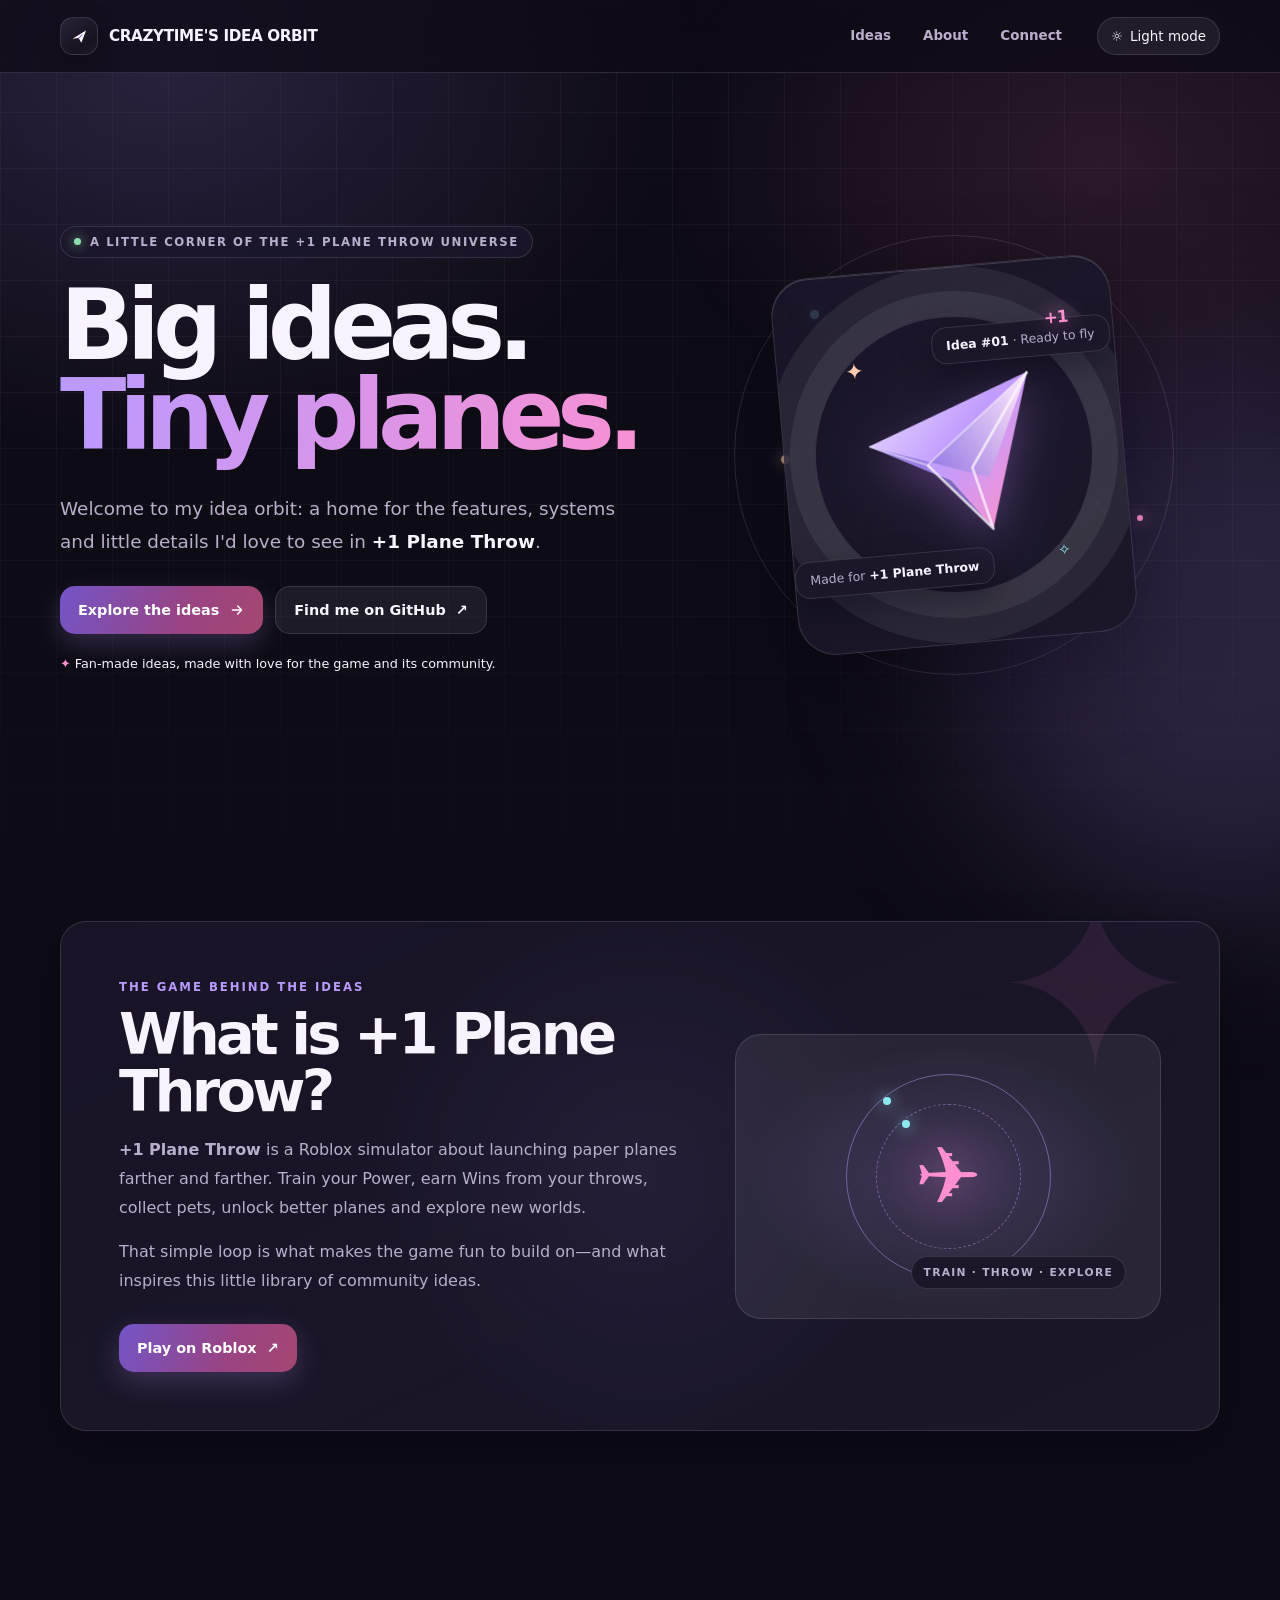
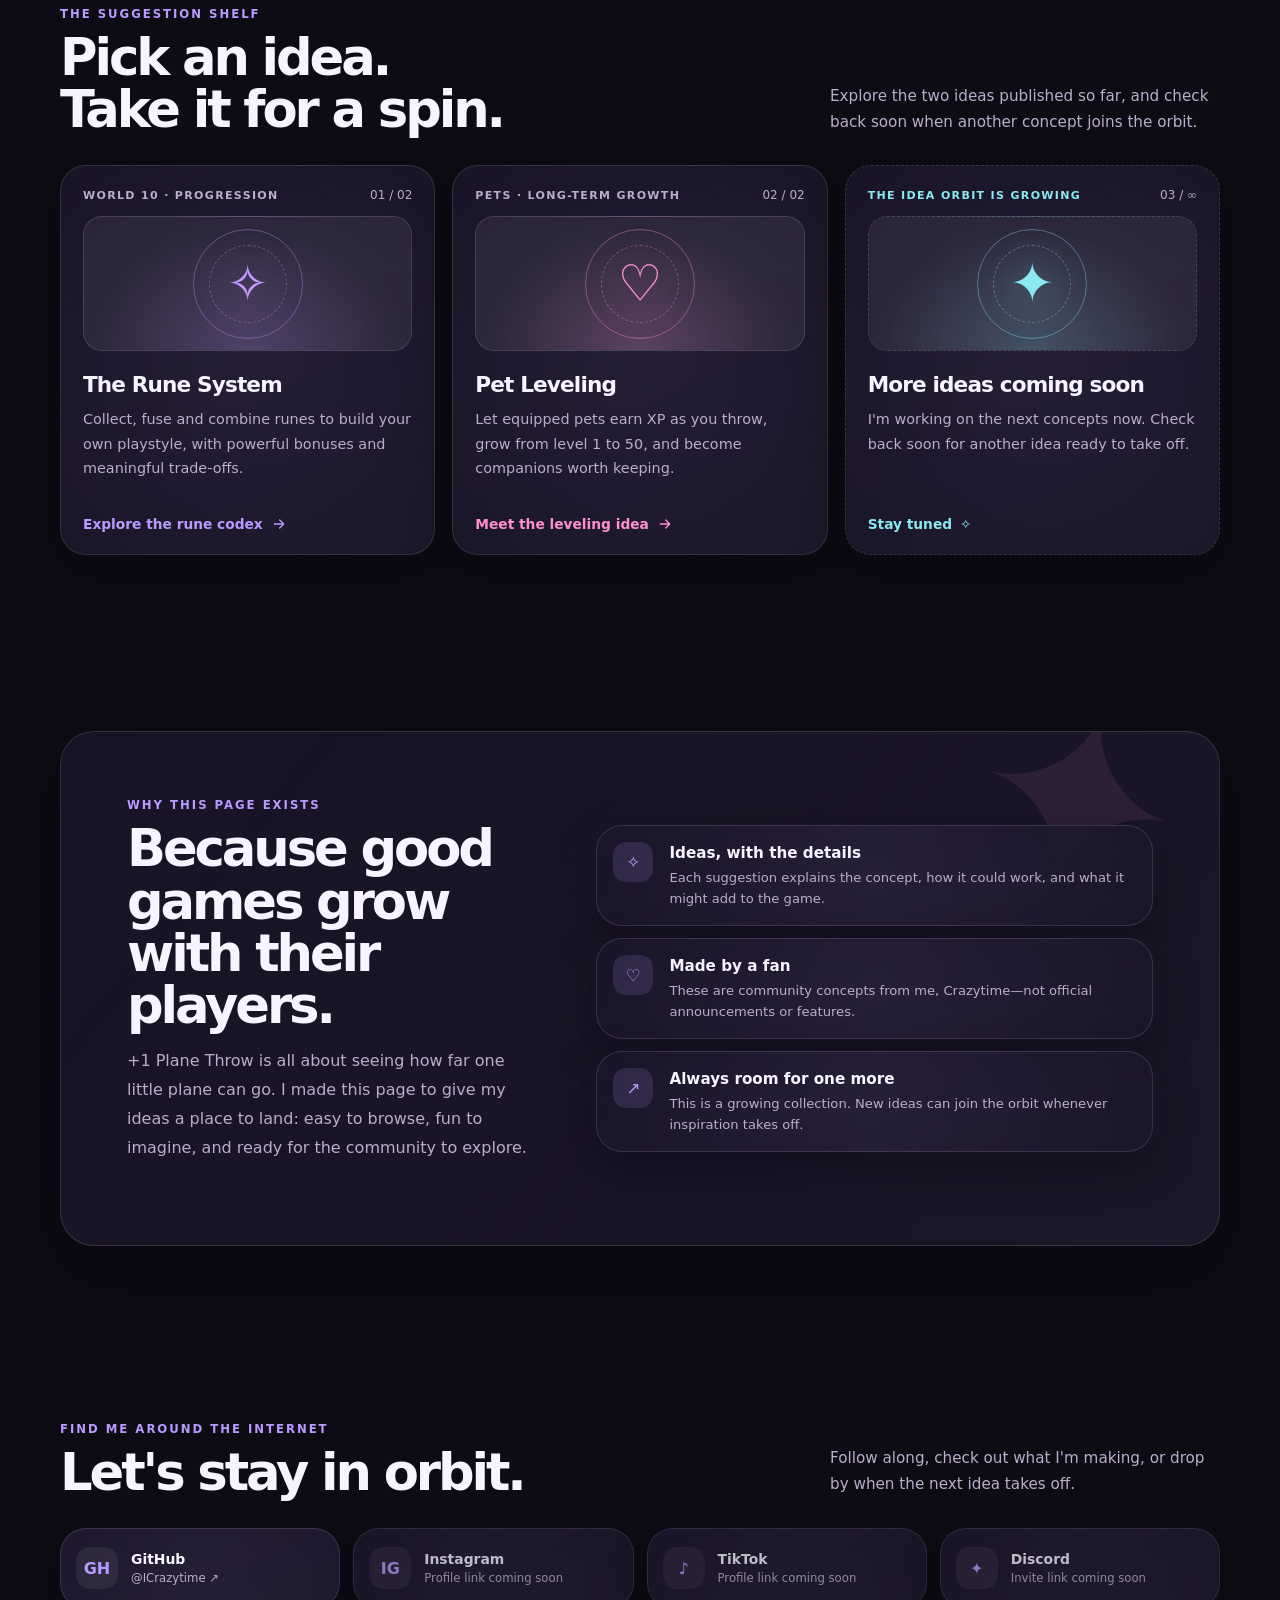
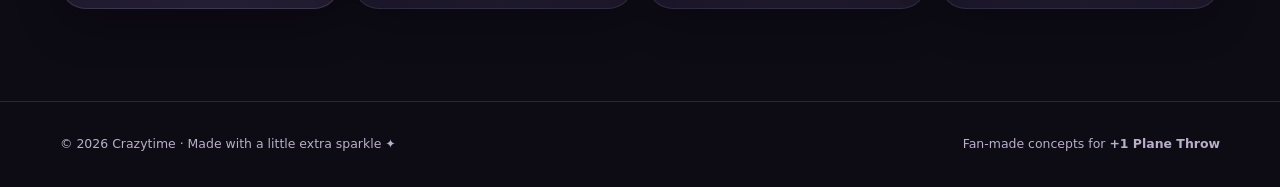
<file: index.html>
<!doctype html>
<html lang="en" data-theme="dark" data-page="home">
<head>
  <meta charset="utf-8">
  <meta name="viewport" content="width=device-width, initial-scale=1">
  <meta name="theme-color" content="#100d1b">
  <meta name="description" content="Explore community suggestions, concepts and ideas for +1 Plane Throw on Roblox.">
  <title>Crazytime's Idea Orbit — +1 Plane Throw</title>


<script src="site.js"></script>
<link rel="stylesheet" href="site.css"/>
</head>
<body>
  <div class="progress" id="scroll-progress" aria-hidden="true"></div>
  <site-header></site-header>

  <main id="top">
    <section class="hero" aria-labelledby="hero-title">
      <div class="hero-copy reveal">
        <div class="eyebrow"><span class="live-dot"></span> A little corner of the +1 Plane Throw universe</div>
        <h1 id="hero-title">Big ideas.<span class="gradient-text">Tiny planes.</span></h1>
        <p class="hero-lead">Welcome to my idea orbit: a home for the features, systems and little details I'd love to see in <strong>+1 Plane Throw</strong>.</p>
        <div class="hero-actions">
          <a class="button primary" href="#ideas">Explore the ideas <svg viewBox="0 0 24 24" fill="none" aria-hidden="true"><path d="M5 12h14m-6-6 6 6-6 6" stroke="currentColor" stroke-width="2" stroke-linecap="round" stroke-linejoin="round"/></svg></a>
          <a class="button" href="https://github.com/ICrazytime" target="_blank" rel="noopener noreferrer">Find me on GitHub <span aria-hidden="true">↗</span></a>
        </div>
        <p class="hero-note"><span>✦</span> Fan-made ideas, made with love for the game and its community.</p>
      </div>
      <div class="hero-art reveal delay-2" aria-label="A paper plane floating through a glowing orbit" role="img">
        <div class="orbit"></div><div class="orbit inner"></div><div class="art-glow"></div>
        <div class="plane-card">
          <span class="spark one" aria-hidden="true">✦</span><span class="spark two" aria-hidden="true">✧</span>
          <span class="float-label top"><b>Idea #01</b> · Ready to fly</span>
          <span class="float-label bottom">Made for <b>+1 Plane Throw</b></span>
          <svg class="plane" viewBox="0 0 240 220" fill="none" aria-hidden="true"><defs><linearGradient id="wing" x1="34" y1="35" x2="198" y2="187" gradientUnits="userSpaceOnUse"><stop stop-color="#E9D9FF"/><stop offset=".48" stop-color="#BF9CFF"/><stop offset="1" stop-color="#FF91CC"/></linearGradient><linearGradient id="fold" x1="91" y1="116" x2="199" y2="49" gradientUnits="userSpaceOnUse"><stop stop-color="#8B72DC"/><stop offset="1" stop-color="#FFF0FA"/></linearGradient></defs><path d="M24 92 212 22l-54 176-44-59L24 92Z" fill="url(#wing)"/><path d="m24 92 134 47L212 22 89 119l69 79-44-59L24 92Z" fill="url(#fold)" opacity=".75"/><path d="m89 119 69 79-18-72 72-104" stroke="#FFF8FF" stroke-opacity=".75" stroke-width="3" stroke-linejoin="round"/><path d="m24 92 65 27 123-97" stroke="#FFF" stroke-opacity=".48" stroke-width="2"/></svg>
        </div>
      </div>
    </section>

    <section class="section" id="game" aria-labelledby="game-title">
      <div class="game-feature reveal">
        <div class="game-feature-copy">
          <div class="section-kicker">The game behind the ideas</div>
          <h2 id="game-title">What is +1 Plane Throw?</h2>
          <p><strong>+1 Plane Throw</strong> is a Roblox simulator about launching paper planes farther and farther. Train your Power, earn Wins from your throws, collect pets, unlock better planes and explore new worlds.</p>
          <p>That simple loop is what makes the game fun to build on—and what inspires this little library of community ideas.</p>
          <a class="button primary" href="https://www.roblox.com/games/89352481582001/1-Plane-Throw" target="_blank" rel="noopener noreferrer">Play on Roblox <span aria-hidden="true">↗</span></a>
        </div>
        <div class="game-visual" role="img" aria-label="A paper plane orbiting through the +1 Plane Throw universe">
          <div class="game-orbit"></div><div class="game-orbit inner"></div>
          <span class="game-icon" aria-hidden="true">✈</span>
          <span class="game-sticker">TRAIN · THROW · EXPLORE</span>
        </div>
      </div>
    </section>

    <section class="section" id="ideas" aria-labelledby="ideas-title">
      <div class="section-heading reveal">
        <div><div class="section-kicker">The suggestion shelf</div><h2 id="ideas-title">Pick an idea.<br>Take it for a spin.</h2></div>
        <p>Explore the two ideas published so far, and check back soon when another concept joins the orbit.</p>
      </div>
      <div class="idea-grid">
        <article class="idea-card runes reveal" data-tilt>
          <div class="card-top"><span class="card-type">World 10 · Progression</span><span class="card-number">01 / 02</span></div>
          <div class="card-art" aria-hidden="true"><span class="card-glyph">✧</span></div>
          <h3>The Rune System</h3>
          <p>Collect, fuse and combine runes to build your own playstyle, with powerful bonuses and meaningful trade-offs.</p>
          <a class="text-link" href="Suggetion_Runes.html">Explore the rune codex <svg viewBox="0 0 24 24" fill="none" aria-hidden="true"><path d="M5 12h14m-6-6 6 6-6 6" stroke="currentColor" stroke-width="2" stroke-linecap="round" stroke-linejoin="round"/></svg></a>
        </article>
        <article class="idea-card pets reveal delay-1" data-tilt>
          <div class="card-top"><span class="card-type">Pets · Long-term growth</span><span class="card-number">02 / 02</span></div>
          <div class="card-art" aria-hidden="true"><span class="card-glyph">♡</span></div>
          <h3>Pet Leveling</h3>
          <p>Let equipped pets earn XP as you throw, grow from level 1 to 50, and become companions worth keeping.</p>
          <a class="text-link" href="Suggestion_Pet_Leveling.html">Meet the leveling idea <svg viewBox="0 0 24 24" fill="none" aria-hidden="true"><path d="M5 12h14m-6-6 6 6-6 6" stroke="currentColor" stroke-width="2" stroke-linecap="round" stroke-linejoin="round"/></svg></a>
        </article>
        <article class="idea-card more reveal delay-2">
          <div class="card-top"><span class="card-type">The idea orbit is growing</span><span class="card-number">03 / ∞</span></div>
          <div class="card-art" aria-hidden="true"><span class="card-glyph">✦</span></div>
          <h3>More ideas coming soon</h3>
          <p>I'm working on the next concepts now. Check back soon for another idea ready to take off.</p>
          <span class="text-link">Stay tuned <span aria-hidden="true">✧</span></span>
        </article>
      </div>
    </section>

    <section class="section" id="about" aria-labelledby="about-title">
      <div class="why-section reveal">
        <div class="why-copy"><div class="section-kicker">Why this page exists</div><h2 id="about-title">Because good games grow with their players.</h2><p>+1 Plane Throw is all about seeing how far one little plane can go. I made this page to give my ideas a place to land: easy to browse, fun to imagine, and ready for the community to explore.</p></div>
        <div class="why-points">
          <div class="why-point"><span class="point-icon" aria-hidden="true">✧</span><div><h3>Ideas, with the details</h3><p>Each suggestion explains the concept, how it could work, and what it might add to the game.</p></div></div>
          <div class="why-point"><span class="point-icon" aria-hidden="true">♡</span><div><h3>Made by a fan</h3><p>These are community concepts from me, Crazytime—not official announcements or features.</p></div></div>
          <div class="why-point"><span class="point-icon" aria-hidden="true">↗</span><div><h3>Always room for one more</h3><p>This is a growing collection. New ideas can join the orbit whenever inspiration takes off.</p></div></div>
        </div>
      </div>
    </section>

    <section class="section social-section" id="connect" aria-labelledby="connect-title">
      <div class="section-heading reveal">
        <div><div class="section-kicker">Find me around the internet</div><h2 id="connect-title">Let's stay in orbit.</h2></div>
        <p>Follow along, check out what I'm making, or drop by when the next idea takes off.</p>
      </div>
      <div class="social-grid reveal delay-1">
        <a class="social-card" href="https://github.com/ICrazytime" target="_blank" rel="noopener noreferrer"><span class="social-icon" aria-hidden="true">GH</span><span><strong>GitHub</strong><small>@ICrazytime ↗</small></span></a>
        <a class="social-card pending" aria-disabled="true" data-link-key="instagram"><span class="social-icon" aria-hidden="true">IG</span><span><strong>Instagram</strong><small>Profile link coming soon</small></span></a>
        <a class="social-card pending" aria-disabled="true" data-link-key="tiktok"><span class="social-icon" aria-hidden="true">♪</span><span><strong>TikTok</strong><small>Profile link coming soon</small></span></a>
        <a class="social-card pending" aria-disabled="true" data-link-key="discord"><span class="social-icon" aria-hidden="true">✦</span><span><strong>Discord</strong><small>Invite link coming soon</small></span></a>
      </div>
    </section>
  </main>

  <site-footer></site-footer>

  <script>
const profileLinks = { instagram: "", tiktok: "", discord: "" };
const profileNames = { instagram: "Instagram", tiktok: "TikTok", discord: "Discord" };
for (const [key, url] of Object.entries(profileLinks)) {
  if (!url) continue;
  document.querySelectorAll(`[data-link-key="${key}"]`).forEach(link => {
    link.href = url; link.target = "_blank"; link.rel = "noopener noreferrer";
    link.removeAttribute("aria-disabled"); link.classList.remove("disabled", "pending"); link.title = "";
    const small = link.querySelector("small"); if (small) small.textContent = key === "discord" ? "Join the server ↗" : "Open profile ↗";
    const label = link.querySelector("strong"); if (label) label.textContent = profileNames[key];
  });
}
</script>
</body>
</html>
</file>
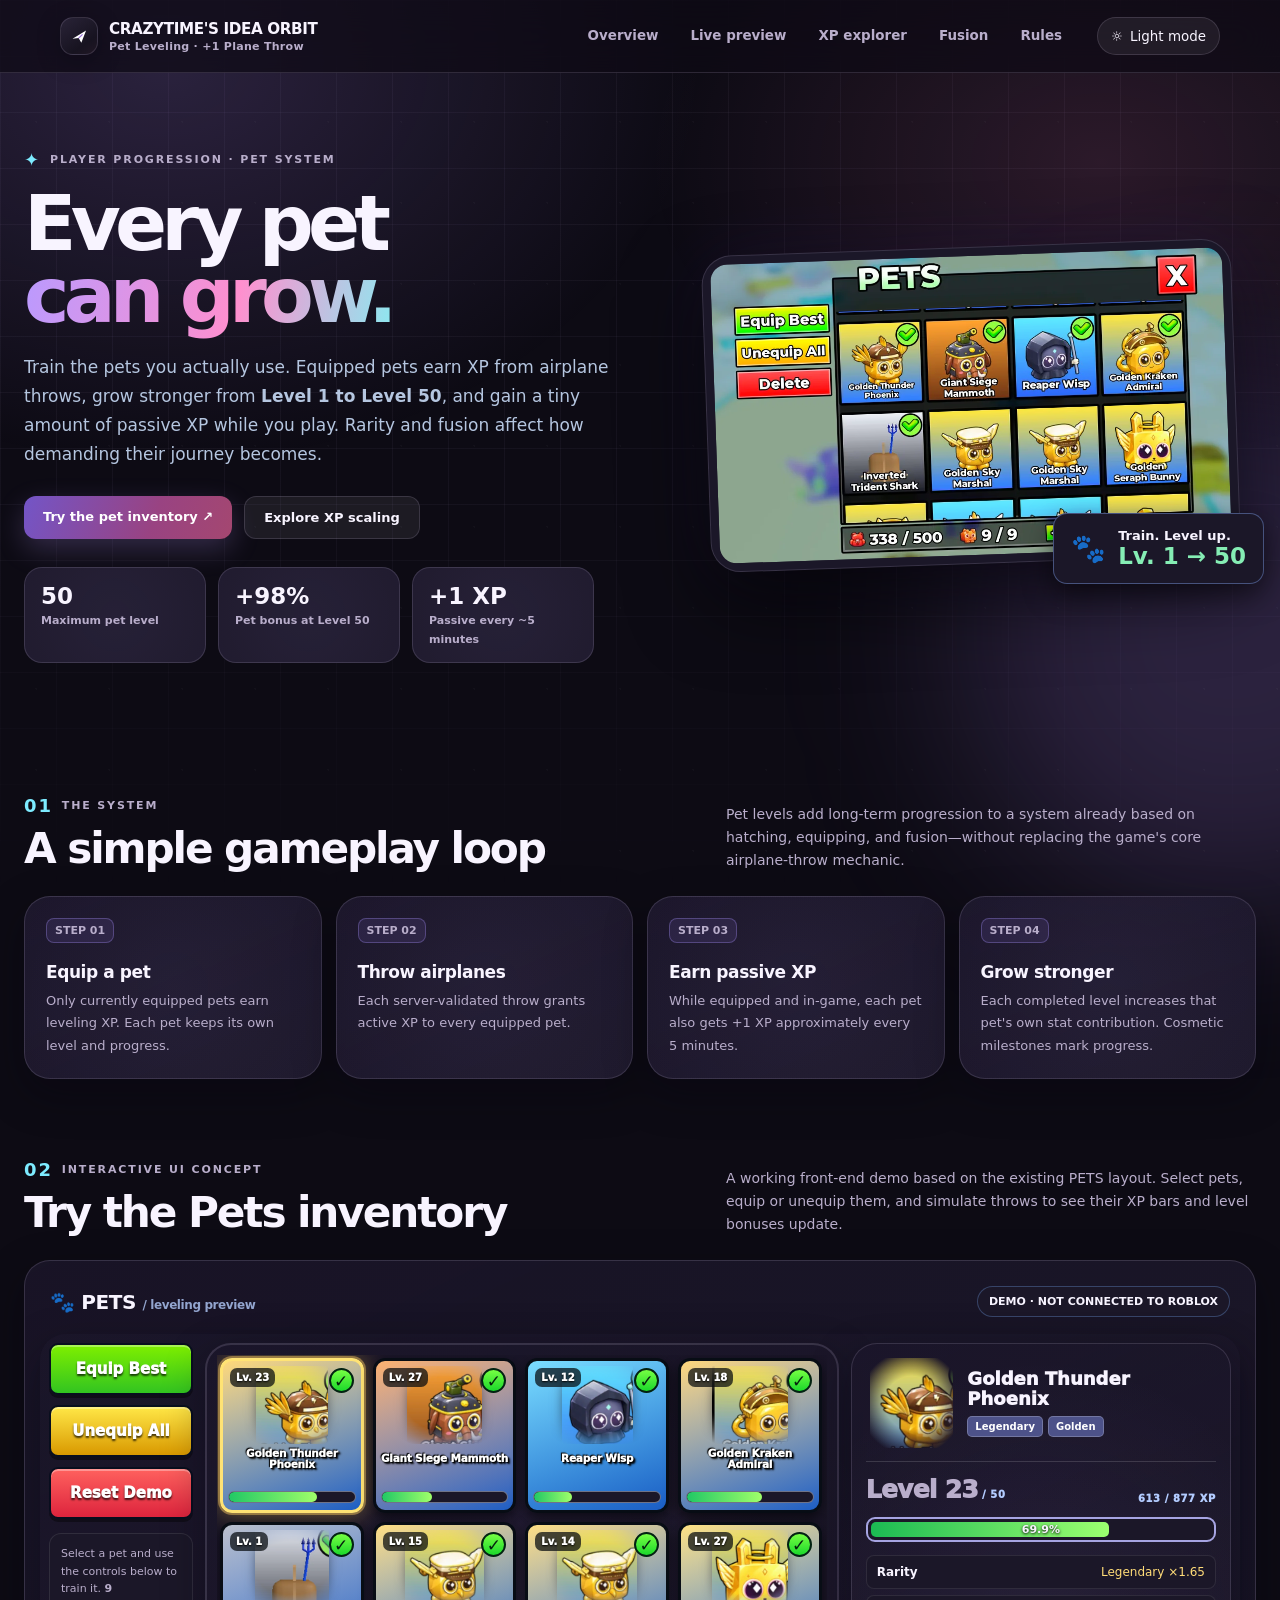
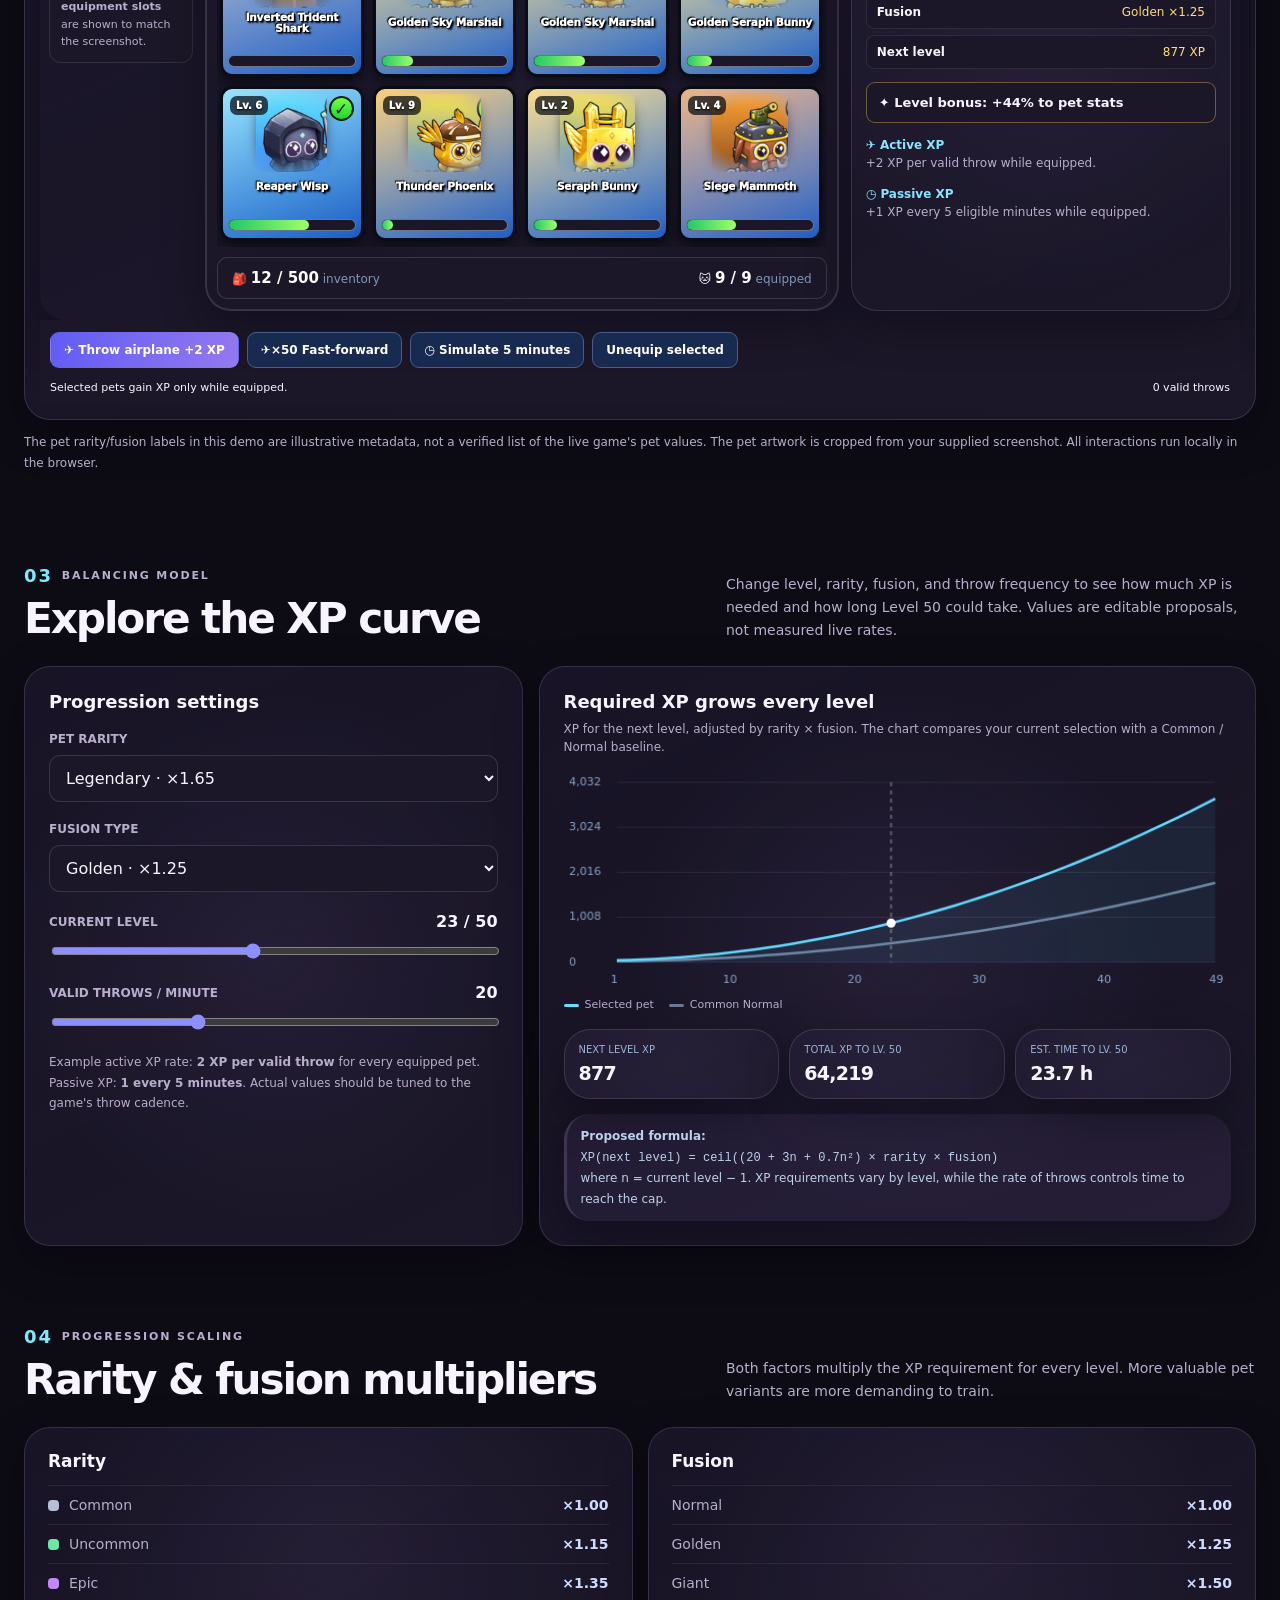
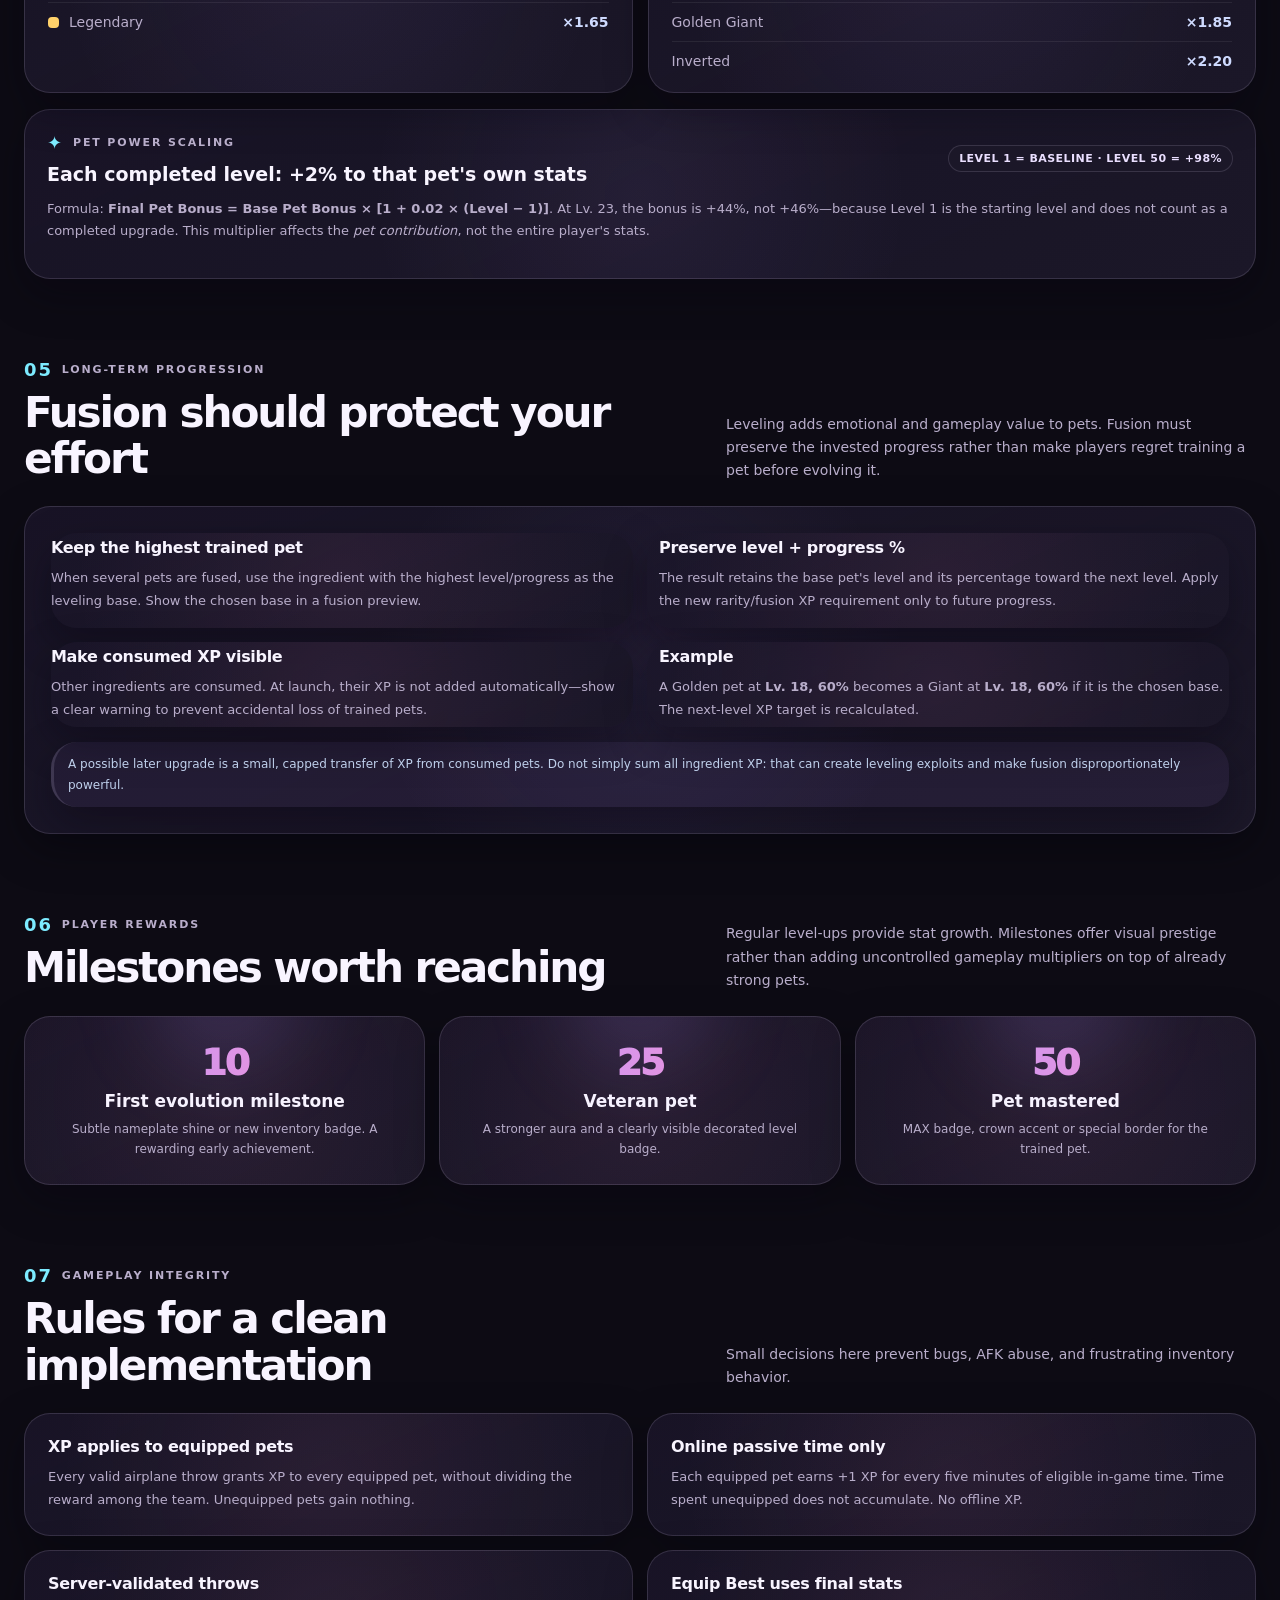
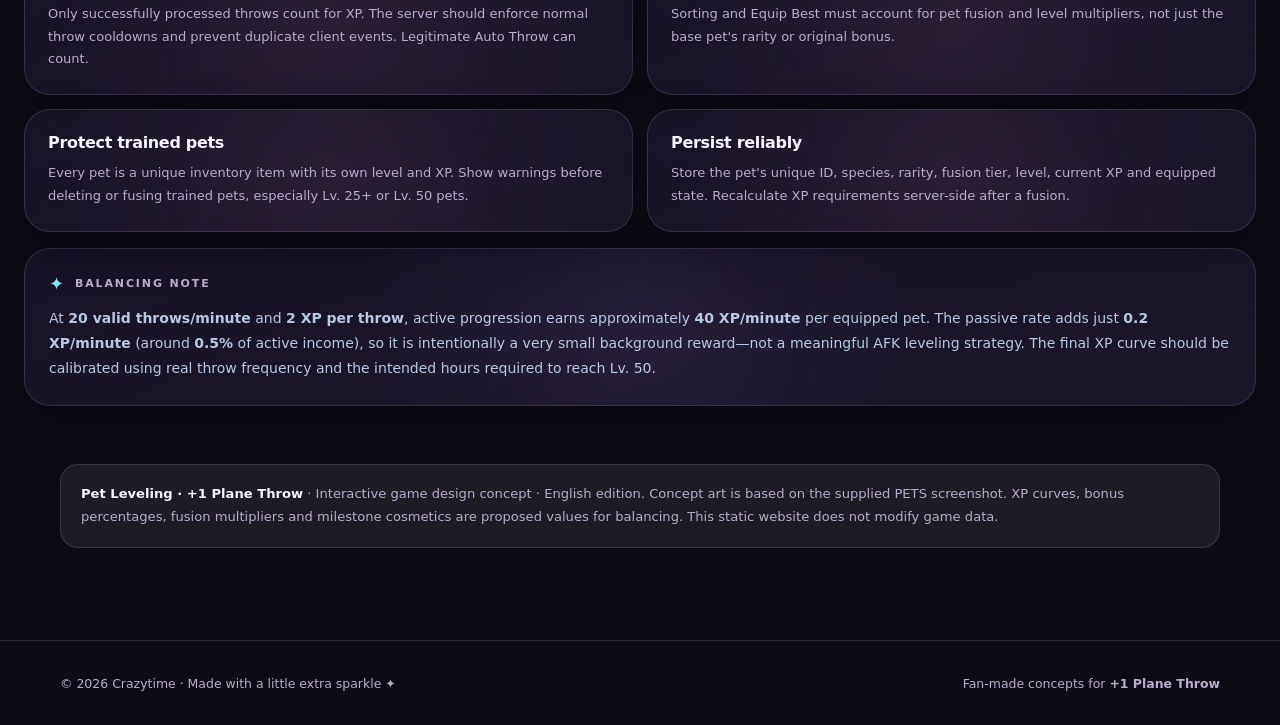
<file: Suggestion_Pet_Leveling.html>
<!DOCTYPE html>
<html lang="en" data-theme="dark" data-page="pets">
<head>

<meta charset="UTF-8"/><meta name="viewport" content="width=device-width,initial-scale=1"/>
<meta name="theme-color" content="#080d1b"/>
<meta name="description" content="A proposed Pet Leveling System for +1 Plane Throw: learn the mechanics, preview an interactive Pets inventory, and explore XP scaling from Lv. 1 to Lv. 50."/>
<title>Pet Leveling — +1 Plane Throw · Concept Page</title>


<script src="site.js"></script>
<link rel="stylesheet" href="site.css"/>
</head>
<body><div class="site"><div class="progline" id="prog"></div>
<site-header></site-header>
<main class="main" id="top">
<section class="hero"><div class="reveal"><div class="tinytitle"><span class="spark">✦</span> PLAYER PROGRESSION · PET SYSTEM</div><h1>Every pet<br/><span class="grad">can grow.</span></h1><p class="intro">Train the pets you actually use. Equipped pets earn XP from airplane throws, grow stronger from <b>Level 1 to Level 50</b>, and gain a tiny amount of passive XP while you play. Rarity and fusion affect how demanding their journey becomes.</p><div class="cta"><a class="btn mainbtn" href="#preview">Try the pet inventory ↗</a><a class="btn ghost" href="#xp">Explore XP scaling</a></div><div class="statsbar"><div class="mini-stat"><b>50</b><span>Maximum pet level</span></div><div class="mini-stat"><b>+98%</b><span>Pet bonus at Level 50</span></div><div class="mini-stat"><b>+1 XP</b><span>Passive every ~5 minutes</span></div></div></div><div class="hero-visual reveal"><div class="hero-glow"></div><div class="hero-frame"><img src="[data-uri]" alt="Original Pets inventory screenshot from +1 Plane Throw"/></div><div class="floating-tag"><span class="floaticon">🐾</span><span>Train. Level up.<b>Lv. 1 → 50</b></span></div></div></section>
<section class="section" id="overview"><div class="secthead"><div><div class="tinytitle"><span class="spark">01</span> THE SYSTEM</div><h2>A simple gameplay loop</h2></div><p>Pet levels add long-term progression to a system already based on hatching, equipping, and fusion—without replacing the game's core airplane-throw mechanic.</p></div><div class="steps"><article class="glass step reveal"><span class="step-index">STEP 01</span><h3>Equip a pet</h3><p>Only currently equipped pets earn leveling XP. Each pet keeps its own level and progress.</p></article><article class="glass step reveal"><span class="step-index">STEP 02</span><h3>Throw airplanes</h3><p>Each server-validated throw grants active XP to every equipped pet.</p></article><article class="glass step reveal"><span class="step-index">STEP 03</span><h3>Earn passive XP</h3><p>While equipped and in-game, each pet also gets +1 XP approximately every 5 minutes.</p></article><article class="glass step reveal"><span class="step-index">STEP 04</span><h3>Grow stronger</h3><p>Each completed level increases that pet's own stat contribution. Cosmetic milestones mark progress.</p></article></div></section>
<section class="section" id="preview"><div class="secthead"><div><div class="tinytitle"><span class="spark">02</span> INTERACTIVE UI CONCEPT</div><h2>Try the Pets inventory</h2></div><p>A working front-end demo based on the existing PETS layout. Select pets, equip or unequip them, and simulate throws to see their XP bars and level bonuses update.</p></div><div class="glass demo"><div class="demo-top"><div><h3>🐾 PETS <small style="color:#93a5cf;font-weight:550;font-size:12px">/ leveling preview</small></h3></div><div class="pill-state">DEMO · NOT CONNECTED TO ROBLOX</div></div><div class="game-shell"><div class="game-actions"><button class="game-action best" id="equipbest">Equip Best</button><button class="game-action unq" id="unequipall">Unequip All</button><button class="game-action delete" id="demoreset">Reset Demo</button><div class="game-help">Select a pet and use the controls below to train it. <b>9 equipment slots</b> are shown to match the screenshot.</div></div><div class="inventory"><div class="inv-grid" id="petgrid" aria-label="Demo pet inventory"></div><div class="invfoot"><span>🎒 <b id="invcount">12 / 500</b> <span style="color:#8296b7">inventory</span></span><span>🐱 <b id="equipcount">9 / 9</b> <span style="color:#8296b7">equipped</span></span></div></div><aside class="detail" id="petdetail"></aside></div><div class="game-toolbar"><button class="primaryaction" id="throwone">✈ Throw airplane <b>+2 XP</b></button><button id="throwfifty">✈×50 Fast-forward</button><button id="passivefive">◷ Simulate 5 minutes</button><button id="toggleequip">Unequip selected</button></div><div class="game-status"><span id="demostatus" role="status">Selected pets gain XP only while equipped.</span><span id="throwcounter">0 valid throws</span></div></div><p class="subtle">The pet rarity/fusion labels in this demo are illustrative metadata, not a verified list of the live game's pet values. The pet artwork is cropped from your supplied screenshot. All interactions run locally in the browser.</p></section>
<section class="section" id="xp"><div class="secthead"><div><div class="tinytitle"><span class="spark">03</span> BALANCING MODEL</div><h2>Explore the XP curve</h2></div><p>Change level, rarity, fusion, and throw frequency to see how much XP is needed and how long Level 50 could take. Values are editable proposals, not measured live rates.</p></div><div class="model"><div class="glass controls reveal"><h3>Progression settings</h3><div class="control"><label for="rarity">PET RARITY</label><select id="rarity" class="field"><option value="common">Common · ×1.00</option><option value="uncommon">Uncommon · ×1.15</option><option value="epic">Epic · ×1.35</option><option selected value="legendary">Legendary · ×1.65</option></select></div><div class="control"><label for="fusiontype">FUSION TYPE</label><select id="fusiontype" class="field"><option value="normal">Normal · ×1.00</option><option selected value="golden">Golden · ×1.25</option><option value="giant">Giant · ×1.50</option><option value="goldengiant">Golden Giant · ×1.85</option><option value="inverted">Inverted · ×2.20</option></select></div><div class="control"><div class="rval"><label for="levelslider" style="margin:0">CURRENT LEVEL</label><span id="levelout">23 / 50</span></div><input id="levelslider" type="range" class="range" min="1" max="50" value="23"/></div><div class="control"><div class="rval"><label for="rateslider" style="margin:0">VALID THROWS / MINUTE</label><span id="rateout">20</span></div><input id="rateslider" type="range" class="range" min="1" max="60" value="20"/></div><p class="subtle" style="margin:18px 0 0">Example active XP rate: <b>2 XP per valid throw</b> for every equipped pet. Passive XP: <b>1 every 5 minutes</b>. Actual values should be tuned to the game's throw cadence.</p></div><div class="glass chartbox reveal"><h3>Required XP grows every level</h3><div class="chartcaption">XP for the next level, adjusted by rarity × fusion. The chart compares your current selection with a Common / Normal baseline.</div><div class="chartwrap"><canvas id="xpchart" role="img" aria-label="XP needed for each level chart"></canvas></div><div class="legend"><span><i style="background:#64dfff"></i>Selected pet</span><span><i style="background:#6d7898"></i>Common Normal</span></div><div class="kpis" style="margin-top:18px"><div class="kpi"><label>NEXT LEVEL XP</label><b id="nextxp">—</b></div><div class="kpi"><label>TOTAL XP TO LV. 50</label><b id="totalxp">—</b></div><div class="kpi"><label>EST. TIME TO LV. 50</label><b id="timexp">—</b></div></div><div class="toolnot"><strong>Proposed formula:</strong><br/><code>XP(next level) = ceil((20 + 3n + 0.7n²) × rarity × fusion)</code><br/>where n = current level − 1. XP requirements vary by level, while the rate of throws controls time to reach the cap.</div></div></div></section>
<section class="section"><div class="secthead"><div><div class="tinytitle"><span class="spark">04</span> PROGRESSION SCALING</div><h2>Rarity & fusion multipliers</h2></div><p>Both factors multiply the XP requirement for every level. More valuable pet variants are more demanding to train.</p></div><div class="mult-grid"><div class="glass multi-box reveal"><h3>Rarity</h3><div class="mrow"><span><i class="color-dot" style="--dot:#b6bfd3"></i> Common</span><strong>×1.00</strong></div><div class="mrow"><span><i class="color-dot" style="--dot:#68e9a7"></i> Uncommon</span><strong>×1.15</strong></div><div class="mrow"><span><i class="color-dot" style="--dot:#c189ff"></i> Epic</span><strong>×1.35</strong></div><div class="mrow"><span><i class="color-dot" style="--dot:#ffd16a"></i> Legendary</span><strong>×1.65</strong></div></div><div class="glass multi-box reveal"><h3>Fusion</h3><div class="mrow"><span>Normal</span><strong>×1.00</strong></div><div class="mrow"><span>Golden</span><strong>×1.25</strong></div><div class="mrow"><span>Giant</span><strong>×1.50</strong></div><div class="mrow"><span>Golden Giant</span><strong>×1.85</strong></div><div class="mrow"><span>Inverted</span><strong>×2.20</strong></div></div></div><div class="glass" style="margin-top:16px;padding:22px"><div style="display:flex;flex-wrap:wrap;gap:12px;align-items:center;justify-content:space-between"><div><div class="tinytitle"><span class="spark">✦</span> PET POWER SCALING</div><h3 style="font-size:19px;margin:10px 0 0">Each completed level: +2% to that pet's own stats</h3></div><span class="chip activechip">Level 1 = baseline · Level 50 = +98%</span></div><p class="muted" style="line-height:1.7;font-size:13px">Formula: <b>Final Pet Bonus = Base Pet Bonus × [1 + 0.02 × (Level − 1)]</b>. At Lv. 23, the bonus is +44%, not +46%—because Level 1 is the starting level and does not count as a completed upgrade. This multiplier affects the <em>pet contribution</em>, not the entire player's stats.</p></div></section>
<section class="section" id="fusion"><div class="secthead"><div><div class="tinytitle"><span class="spark">05</span> LONG-TERM PROGRESSION</div><h2>Fusion should protect your effort</h2></div><p>Leveling adds emotional and gameplay value to pets. Fusion must preserve the invested progress rather than make players regret training a pet before evolving it.</p></div><div class="glass" style="padding:26px"><div class="rulesgrid"><article class="rule" style="padding:5px 12px 15px 0"><h3>Keep the highest trained pet</h3><p>When several pets are fused, use the ingredient with the highest level/progress as the leveling base. Show the chosen base in a fusion preview.</p></article><article class="rule" style="padding:5px 0 15px 12px"><h3>Preserve level + progress %</h3><p>The result retains the base pet's level and its percentage toward the next level. Apply the new rarity/fusion XP requirement only to future progress.</p></article><article class="rule" style="padding:5px 12px 6px 0"><h3>Make consumed XP visible</h3><p>Other ingredients are consumed. At launch, their XP is not added automatically—show a clear warning to prevent accidental loss of trained pets.</p></article><article class="rule" style="padding:5px 0 6px 12px"><h3>Example</h3><p>A Golden pet at <strong>Lv. 18, 60%</strong> becomes a Giant at <strong>Lv. 18, 60%</strong> if it is the chosen base. The next-level XP target is recalculated.</p></article></div><div class="toolnot">A possible later upgrade is a small, capped transfer of XP from consumed pets. Do not simply sum all ingredient XP: that can create leveling exploits and make fusion disproportionately powerful.</div></div></section>
<section class="section"><div class="secthead"><div><div class="tinytitle"><span class="spark">06</span> PLAYER REWARDS</div><h2>Milestones worth reaching</h2></div><p>Regular level-ups provide stat growth. Milestones offer visual prestige rather than adding uncontrolled gameplay multipliers on top of already strong pets.</p></div><div class="milestone"><div class="glass mile reveal"><div class="milestone-num">10</div><h3>First evolution milestone</h3><p>Subtle nameplate shine or new inventory badge. A rewarding early achievement.</p></div><div class="glass mile reveal"><div class="milestone-num">25</div><h3>Veteran pet</h3><p>A stronger aura and a clearly visible decorated level badge.</p></div><div class="glass mile reveal"><div class="milestone-num">50</div><h3>Pet mastered</h3><p>MAX badge, crown accent or special border for the trained pet.</p></div></div></section>
<section class="section" id="details"><div class="secthead"><div><div class="tinytitle"><span class="spark">07</span> GAMEPLAY INTEGRITY</div><h2>Rules for a clean implementation</h2></div><p>Small decisions here prevent bugs, AFK abuse, and frustrating inventory behavior.</p></div><div class="rulesgrid"><article class="glass rule reveal"><h3>XP applies to equipped pets</h3><p>Every valid airplane throw grants XP to every equipped pet, without dividing the reward among the team. Unequipped pets gain nothing.</p></article><article class="glass rule reveal"><h3>Online passive time only</h3><p>Each equipped pet earns +1 XP for every five minutes of eligible in-game time. Time spent unequipped does not accumulate. No offline XP.</p></article><article class="glass rule reveal"><h3>Server-validated throws</h3><p>Only successfully processed throws count for XP. The server should enforce normal throw cooldowns and prevent duplicate client events. Legitimate Auto Throw can count.</p></article><article class="glass rule reveal"><h3>Equip Best uses final stats</h3><p>Sorting and Equip Best must account for pet fusion and level multipliers, not just the base pet's rarity or original bonus.</p></article><article class="glass rule reveal"><h3>Protect trained pets</h3><p>Every pet is a unique inventory item with its own level and XP. Show warnings before deleting or fusing trained pets, especially Lv. 25+ or Lv. 50 pets.</p></article><article class="glass rule reveal"><h3>Persist reliably</h3><p>Store the pet's unique ID, species, rarity, fusion tier, level, current XP and equipped state. Recalculate XP requirements server-side after a fusion.</p></article></div><div class="glass" style="padding:24px;margin-top:16px"><div class="tinytitle"><span class="spark">✦</span> BALANCING NOTE</div><p style="font-size:14px;color:#b9c9e3;line-height:1.8;margin:12px 0 0">At <b>20 valid throws/minute</b> and <b>2 XP per throw</b>, active progression earns approximately <b>40 XP/minute</b> per equipped pet. The passive rate adds just <b>0.2 XP/minute</b> (around <b>0.5%</b> of active income), so it is intentionally a very small background reward—not a meaningful AFK leveling strategy. The final XP curve should be calibrated using real throw frequency and the intended hours required to reach Lv. 50.</p></div></section>
<div class="page-note"><p><b>Pet Leveling · +1 Plane Throw</b> · Interactive game design concept · English edition. Concept art is based on the supplied PETS screenshot. XP curves, bonus percentages, fusion multipliers and milestone cosmetics are proposed values for balancing. This static website does not modify game data.</p></div>
</main>
<site-footer></site-footer><div class="toast" id="toast" role="status"></div>
</div><script>
const ASSETS={"phoenix":"[data-uri]","mammoth":"[data-uri]","wisp":"[data-uri]","admiral":"[data-uri]","shark":"[data-uri]","marshal":"[data-uri]","bunny":"[data-uri]","background":"[data-uri]"};
const RAW_PETS=[{"id":"phoenix","name":"Golden Thunder Phoenix","rarity":"legendary","fusion":"golden","lv":23,"pct":0.7,"equipped":true,"color":"#ffce52","base":340},{"id":"mammoth","name":"Giant Siege Mammoth","rarity":"epic","fusion":"giant","lv":27,"pct":0.4,"equipped":true,"color":"#fd9c47","base":250},{"id":"wisp","name":"Reaper Wisp","rarity":"epic","fusion":"normal","lv":12,"pct":0.3,"equipped":true,"color":"#55d4ff","base":130},{"id":"admiral","name":"Golden Kraken Admiral","rarity":"legendary","fusion":"golden","lv":18,"pct":0.6,"equipped":true,"color":"#ffcc56","base":275},{"id":"shark","name":"Inverted Trident Shark","rarity":"legendary","fusion":"inverted","lv":1,"pct":0,"equipped":true,"color":"#a7aebf","base":520},{"id":"marshal","name":"Golden Sky Marshal","rarity":"epic","fusion":"golden","lv":15,"pct":0.25,"equipped":true,"color":"#ffd560","base":170},{"id":"marshal","name":"Golden Sky Marshal","rarity":"epic","fusion":"golden","lv":14,"pct":0.4,"equipped":true,"color":"#ffd560","base":170},{"id":"bunny","name":"Golden Seraph Bunny","rarity":"legendary","fusion":"golden","lv":27,"pct":0.2,"equipped":true,"color":"#ffda60","base":220},{"id":"wisp","name":"Reaper Wisp","rarity":"uncommon","fusion":"normal","lv":6,"pct":0.65,"equipped":true,"color":"#7bdeff","base":80},{"id":"phoenix","name":"Thunder Phoenix","rarity":"common","fusion":"normal","lv":9,"pct":0.1,"equipped":false,"color":"#fbc251","base":60},{"id":"bunny","name":"Seraph Bunny","rarity":"uncommon","fusion":"normal","lv":2,"pct":0.2,"equipped":false,"color":"#fbd36a","base":75},{"id":"mammoth","name":"Siege Mammoth","rarity":"common","fusion":"normal","lv":4,"pct":0.4,"equipped":false,"color":"#e89f65","base":67}];
const MULT_R={common:1,uncommon:1.15,epic:1.35,legendary:1.65};
const MULT_F={normal:1,golden:1.25,giant:1.5,goldengiant:1.85,inverted:2.2};
const R_LABEL={common:'Common',uncommon:'Uncommon',epic:'Epic',legendary:'Legendary'};
const F_LABEL={normal:'Normal',golden:'Golden',giant:'Giant',goldengiant:'Golden Giant',inverted:'Inverted'};
let pets=[],selected=0,throws=0,passiveMinutes=0;
const $=id=>document.getElementById(id);
const fmt=n=>Math.round(n).toLocaleString('en-US');
function xpNeed(level,rarity,fusion){if(level>=50)return 0;const n=level-1;return Math.ceil((20+3*n+0.7*n*n)*MULT_R[rarity]*MULT_F[fusion]);}
function cumXpTo50(r,f,fromLevel=1,progress=0){let t=0;for(let l=fromLevel;l<50;l++)t+=xpNeed(l,r,f);return Math.max(0,t-progress);}
function levelBoost(level){return (level-1)*2;}
function effectiveScore(p){return p.base*(1+0.02*(p.lv-1));}
function resetPets(){pets=RAW_PETS.map((p,i)=>({...p,uid:i+1,xp:Math.floor(xpNeed(p.lv,p.rarity,p.fusion)*p.pct)}));selected=0;throws=0;passiveMinutes=0;renderAll();}
function progress(p){const need=xpNeed(p.lv,p.rarity,p.fusion);return p.lv>=50?100:need?Math.min(100,p.xp/need*100):0;}
function grantXp(p,amount){if(!p.equipped||p.lv>=50||amount<=0)return; p.xp+=amount; while(p.lv<50){const need=xpNeed(p.lv,p.rarity,p.fusion);if(p.xp<need)break;p.xp-=need;p.lv++;}if(p.lv>=50)p.xp=0;}
function toast(msg){const t=$('toast');t.textContent=msg;t.classList.add('show');clearTimeout(toast.timer);toast.timer=setTimeout(()=>t.classList.remove('show'),2400);}
function renderGrid(){const g=$('petgrid');g.innerHTML=pets.map((p,i)=>`<button class="petcard ${selected===i?'selected':''}" style="--petColor:${p.color}" data-p="${i}" aria-pressed="${selected===i}" aria-label="${p.name}, level ${p.lv}, ${p.equipped?'equipped':'unequipped'}"><span class="level-tag">Lv. ${p.lv}</span>${p.equipped?'<span class="equip-tick">✓</span>':''}<img class="petart" src="${ASSETS[p.id]}" alt=""/><span class="petname">${p.name}</span><span class="mini-xp"><i style="width:${progress(p)}%"></i></span></button>`).join('');g.querySelectorAll('button').forEach(b=>b.addEventListener('click',()=>{selected=Number(b.dataset.p);renderAll();}));}
function renderDetail(){const p=pets[selected],max=p.lv>=50,need=xpNeed(p.lv,p.rarity,p.fusion),percent=progress(p);$('petdetail').innerHTML=`<div class="detail-header"><img src="${ASSETS[p.id]}" alt="${p.name}"/><div><div class="detail-title">${p.name}</div><div class="badge-row"><span class="petbadge">${R_LABEL[p.rarity]}</span><span class="petbadge">${F_LABEL[p.fusion]}</span></div></div></div><div class="details-lv"><div>Level ${p.lv}<span> / 50</span></div><span>${max?'MAX LEVEL':fmt(p.xp)+' / '+fmt(need)+' XP'}</span></div><div class="xpbar"><i style="width:${percent}%"></i><span>${max?'MAXED OUT':percent.toFixed(1)+'%'}</span></div><div class="facts"><div class="fact"><b>Rarity</b><span class="value">${R_LABEL[p.rarity]} ×${MULT_R[p.rarity]}</span></div><div class="fact"><b>Fusion</b><span class="value">${F_LABEL[p.fusion]} ×${MULT_F[p.fusion]}</span></div><div class="fact"><b>Next level</b><span class="value">${max?'Mastered':fmt(need)+' XP'}</span></div></div><div class="bonus">✦ Level bonus: +${levelBoost(p.lv)}% to pet stats</div><div class="gamehint"><b>✈ Active XP</b><br/>+2 XP per valid throw while equipped.</div><div class="gamehint"><b>◷ Passive XP</b><br/>+1 XP every 5 eligible minutes while equipped.</div>`;$('toggleequip').textContent=p.equipped?'Unequip selected':'Equip selected';$('equipcount').textContent=pets.filter(x=>x.equipped).length+' / 9';$('invcount').textContent=pets.length+' / 500';}
function renderAll(){renderGrid();renderDetail();$('throwcounter').textContent=throws+' valid throws';}
function changeEquip(){const p=pets[selected];if(!p.equipped&&pets.filter(x=>x.equipped).length>=9){toast('All 9 slots are occupied. Unequip a pet first.');return;}p.equipped=!p.equipped;renderAll();toast(p.equipped?'Pet equipped.':'Pet unequipped.');}
function simulateThrows(n){const equipped=pets.filter(x=>x.equipped);equipped.forEach(p=>grantXp(p,n*2));throws+=n;renderAll();$('demostatus').textContent=`${n} valid throw${n===1?'':'s'}: +${2*n} XP to ${equipped.length} equipped pets.`;}
function simulatePassive(){const equipped=pets.filter(x=>x.equipped);equipped.forEach(p=>grantXp(p,1));passiveMinutes+=5;renderAll();$('demostatus').textContent=`5 minutes in-game: +1 passive XP to ${equipped.length} equipped pets.`;}
$('toggleequip').addEventListener('click',changeEquip);
$('throwone').addEventListener('click',()=>simulateThrows(1));$('throwfifty').addEventListener('click',()=>simulateThrows(50));$('passivefive').addEventListener('click',simulatePassive);
$('equipbest').addEventListener('click',()=>{const order=[...pets].sort((a,b)=>effectiveScore(b)-effectiveScore(a)).slice(0,9).map(x=>x.uid);pets.forEach(p=>p.equipped=order.includes(p.uid));renderAll();toast('Equipped the 9 highest final-stat pets.');});
$('unequipall').addEventListener('click',()=>{pets.forEach(p=>p.equipped=false);renderAll();toast('All demo pets unequipped.');});
$('demoreset').addEventListener('click',()=>{resetPets();toast('Demo restored.');});
const expControls=['rarity','fusiontype','levelslider','rateslider'];
expControls.forEach(id=>$(id).addEventListener('input',updateExplorer));
function timeFormat(minutes){if(minutes<1)return '<1 min';const hr=minutes/60;return hr<1?`${Math.round(minutes)} min`:hr<24?`${hr.toFixed(1)} h`:`${(hr/24).toFixed(1)} days`;}
function updateExplorer(){const r=$('rarity').value,f=$('fusiontype').value,lv=Number($('levelslider').value),rate=Number($('rateslider').value);$('levelout').textContent=`${lv} / 50`;$('rateout').textContent=rate;const next=xpNeed(lv,r,f);const total=cumXpTo50(r,f),remaining=cumXpTo50(r,f,lv);$('nextxp').textContent=lv===50?'MAX':fmt(next);$('totalxp').textContent=fmt(total);$('timexp').textContent=lv===50?'Mastered':timeFormat(remaining/(rate*2+0.2));drawXPChart(r,f,lv);}
function drawXPChart(r,f,lvl){const c=$('xpchart'),rect=c.getBoundingClientRect();const ratio=Math.min(devicePixelRatio||1,2),w=Math.max(rect.width,300),h=Math.max(rect.height,180);c.width=w*ratio;c.height=h*ratio;const ctx=c.getContext('2d');ctx.scale(ratio,ratio);ctx.clearRect(0,0,w,h);const pad={l:52,r:16,t:14,b:26},pw=w-pad.l-pad.r,ph=h-pad.t-pad.b;const selected=Array.from({length:49},(_,i)=>xpNeed(i+1,r,f)),baseline=Array.from({length:49},(_,i)=>xpNeed(i+1,'common','normal'));const maxY=Math.max(...selected,...baseline)*1.1;ctx.font='11px Inter,system-ui,sans-serif';ctx.textBaseline='middle';for(let k=0;k<=4;k++){const y=pad.t+ph*k/4;ctx.strokeStyle='rgba(152,175,230,.13)';ctx.beginPath();ctx.moveTo(pad.l,y);ctx.lineTo(w-pad.r,y);ctx.stroke();ctx.fillStyle='#8ca4c7';ctx.fillText(fmt(maxY*(1-k/4)),5,y);}for(const xlev of [1,10,20,30,40,49]){const x=pad.l+(xlev-1)/48*pw;ctx.fillStyle='#8ca4c7';ctx.fillText(xlev.toString(),x-6,h-9);}function plot(arr,color,fill){ctx.beginPath();arr.forEach((y,i)=>{const px=pad.l+i/48*pw,py=pad.t+ph-(y/maxY*ph);i?ctx.lineTo(px,py):ctx.moveTo(px,py);});ctx.strokeStyle=color;ctx.lineWidth=2.5;ctx.stroke();if(fill){ctx.lineTo(pad.l+pw,pad.t+ph);ctx.lineTo(pad.l,pad.t+ph);ctx.closePath();ctx.fillStyle='rgba(84,215,252,.08)';ctx.fill();}}plot(baseline,'#71809e',false);plot(selected,'#66dbff',true);if(lvl<50){const x=pad.l+(lvl-1)/48*pw,y=pad.t+ph-(selected[lvl-1]/maxY*ph);ctx.strokeStyle='#ffffff3c';ctx.setLineDash([4,4]);ctx.beginPath();ctx.moveTo(x,pad.t);ctx.lineTo(x,pad.t+ph);ctx.stroke();ctx.setLineDash([]);ctx.fillStyle='#fff';ctx.beginPath();ctx.arc(x,y,4.5,0,2*Math.PI);ctx.fill();}}
resetPets();updateExplorer();
</script>
</body></html>
</file>
<file: site.css>
/* Page-specific layout: home. */
 :where(html[data-page="home"]){
      color-scheme: dark;
      --bg: #0d0b14; --bg-soft: #141120; --panel: rgba(27, 22, 42, .72);
      --panel-strong: #1b1728; --text: #f8f4ff; --muted: #b9aecb;
      --line: rgba(234, 220, 255, .14); --pink: #ff8fce; --violet: #b99aff;
      --cyan: #8ce9f0; --peach: #ffcaad; --shadow: rgba(6, 4, 14, .34);
      --grid: rgba(222, 205, 255, .045); --header: rgba(14, 11, 22, .72);
      --button: rgba(255,255,255,.065); --glow-a: rgba(181,139,255,.18); --glow-b: rgba(255,128,194,.13);
      --radius: 26px; font-family: Inter, ui-sans-serif, system-ui, -apple-system, BlinkMacSystemFont, "Segoe UI", sans-serif;
    } :where(html[data-page="home"][data-theme="light"]){
      color-scheme: light;
      --bg: #faf6ff; --bg-soft: #f1eafb; --panel: rgba(255,255,255,.72);
      --panel-strong: #fffaff; --text: #251b37; --muted: #70647f;
      --line: rgba(86, 61, 115, .15); --pink: #c84691; --violet: #7957c8;
      --cyan: #268d9d; --peach: #b96643; --shadow: rgba(70, 41, 100, .12);
      --grid: rgba(103, 72, 142, .055); --header: rgba(250,246,255,.78);
      --button: rgba(83, 58, 116, .06); --glow-a: rgba(173,143,235,.22); --glow-b: rgba(255,164,210,.2);
      --link-violet: #6543a7; --link-pink: #a12f70; --link-cyan: #176a78;
    } :where(html[data-page="home"]) *, :where(html[data-page="home"]) *::before, :where(html[data-page="home"]) *::after{ box-sizing: border-box; } :where(html[data-page="home"]){ scroll-behavior: smooth; scroll-padding-top: 92px; } :where(html[data-page="home"]) body{ margin: 0; min-width: 320px; color: var(--text); background: var(--bg); overflow-x: hidden; isolation:isolate; transition: background .45s, color .35s; } :where(html[data-page="home"]) body::before{ content:""; position:fixed; inset:0; z-index:-1; pointer-events:none; background:
      radial-gradient(ellipse at 13% 7%, var(--glow-a), transparent 34%),
      radial-gradient(ellipse at 86% 18%, var(--glow-b), transparent 29%),
      linear-gradient(var(--grid) 1px, transparent 1px), linear-gradient(90deg,var(--grid) 1px,transparent 1px);
      background-size:auto,auto,56px 56px,56px 56px; mask-image:linear-gradient(#000 0%,#000 55%,transparent 100%); } :where(html[data-page="home"]) body::after{ content:""; position:fixed; width:34rem; height:34rem; right:-14rem; top:40%; border-radius:50%; z-index:-1; pointer-events:none; background:var(--glow-a); filter:blur(90px); animation: home-haze 13s ease-in-out infinite alternate; } :where(html[data-page="home"]) a{ color:inherit; text-decoration:none; } :where(html[data-page="home"]) button{ color:inherit; font:inherit; } :where(html[data-page="home"]) .progress{ position:fixed; z-index:99; inset:0 auto auto 0; height:3px; width:0; background:linear-gradient(90deg,var(--cyan),var(--violet),var(--pink),var(--peach)); box-shadow:0 0 16px var(--pink); } :where(html[data-page="home"]) .site-header{ position:sticky; top:0; z-index:30; border-bottom:1px solid var(--line); background:var(--header); backdrop-filter:blur(18px); } :where(html[data-page="home"]) .nav-wrap{ width:min(1160px, calc(100% - 44px)); min-height:72px; margin:auto; display:flex; align-items:center; justify-content:space-between; gap:22px; } :where(html[data-page="home"]) .brand{ display:inline-flex; align-items:center; gap:11px; font-size:.95rem; font-weight:800; letter-spacing:-.025em; white-space:nowrap; } :where(html[data-page="home"]) .brand-mark{ display:grid; place-items:center; width:38px; height:38px; border:1px solid rgba(234,220,255,.14); border-radius:13px; color:#fff; background:linear-gradient(145deg,#292337,#171320 70%,#211725); box-shadow:0 6px 22px rgba(6,4,14,.34); } :where(html[data-page="home"]) .brand-mark svg{ width:21px; height:21px; } :where(html[data-page="home"]) .nav-links{ display:flex; flex:1; align-items:center; justify-content:flex-end; gap:6px; } :where(html[data-page="home"]) .nav-links a, :where(html[data-page="home"]) .theme-toggle{ padding:10px 13px; border-radius:999px; color:var(--muted); font-size:.84rem; transition:background .2s,color .2s,transform .2s; } :where(html[data-page="home"]) .nav-links a{ font-weight:700; line-height:1.2; } :where(html[data-page="home"]) .nav-links a:hover, :where(html[data-page="home"]) .theme-toggle:hover{ color:var(--text); background:var(--button); transform:translateY(-1px); } :where(html[data-page="home"]) .nav-actions{ display:flex; align-items:center; gap:8px; } :where(html[data-page="home"]) .theme-toggle{ border:1px solid var(--line); background:var(--button); color:var(--text); cursor:pointer; white-space:nowrap; } :where(html[data-page="home"]) :focus-visible{ outline:3px solid var(--cyan); outline-offset:4px; } :where(html[data-page="home"]) main, :where(html[data-page="home"]) .footer-inner{ width:min(1160px, calc(100% - 44px)); margin-inline:auto; } :where(html[data-page="home"]) .hero{ min-height:min(760px, calc(100svh - 72px)); display:grid; grid-template-columns:1.05fr .95fr; align-items:center; gap:42px; padding:82px 0 78px; } :where(html[data-page="home"]) .hero-copy{ position:relative; z-index:2; } :where(html[data-page="home"]) .eyebrow{ display:inline-flex; align-items:center; gap:9px; padding:8px 13px; border:1px solid var(--line); border-radius:999px; background:var(--panel); color:var(--muted); font-size:.73rem; font-weight:750; letter-spacing:.13em; text-transform:uppercase; } :where(html[data-page="home"]) .live-dot{ width:7px; height:7px; border-radius:50%; background:#8de0ae; box-shadow:0 0 12px #8de0ae; animation:home-pulse 1.9s ease-in-out infinite; } :where(html[data-page="home"]) h1{ max-width:760px; margin:23px 0 17px; font-size:clamp(3.1rem,7.6vw,6.9rem); line-height:.93; letter-spacing:-.075em; } :where(html[data-page="home"]) .gradient-text{ display:block; padding:0 .05em .12em 0; color:transparent; background:linear-gradient(100deg,var(--violet),var(--pink) 56%,var(--peach)); background-size:200% auto; background-clip:text; -webkit-background-clip:text; animation:home-gradient-drift 7s ease-in-out infinite alternate; } :where(html[data-page="home"]) .hero-lead{ max-width:580px; color:var(--muted); font-size:clamp(1rem,1.5vw,1.15rem); line-height:1.8; } :where(html[data-page="home"]) .hero-lead strong{ color:var(--text); font-weight:650; } :where(html[data-page="home"]) .hero-actions{ display:flex; flex-wrap:wrap; gap:12px; margin-top:28px; } :where(html[data-page="home"]) .button{ display:inline-flex; align-items:center; justify-content:center; gap:10px; min-height:48px; padding:0 18px; border:1px solid var(--line); border-radius:15px; background:var(--button); font-size:.9rem; font-weight:750; transition:transform .25s,box-shadow .25s,border-color .25s; } :where(html[data-page="home"]) .button:hover{ transform:translateY(-3px); box-shadow:0 12px 26px var(--shadow); border-color:var(--violet); } :where(html[data-page="home"]) .button.primary{ border:0; color:#fff; background:linear-gradient(110deg,#7355c7,#994382 62%,#a44770); box-shadow:0 9px 28px rgba(180,104,198,.24); } :where(html[data-page="home"]) .button svg, :where(html[data-page="home"]) .text-link svg{ width:16px; height:16px; } :where(html[data-page="home"]) .hero-note{ margin-top:22px; color:var(--muted); font-size:.8rem; } :where(html[data-page="home"]) .hero-note span{ color:var(--pink); } :where(html[data-page="home"]) .hero-art{ min-height:475px; display:grid; place-items:center; position:relative; isolation:isolate; } :where(html[data-page="home"]) .orbit{ position:absolute; width:min(100%,440px); aspect-ratio:1; border:1px solid var(--line); border-radius:50%; animation:home-orbit-spin 38s linear infinite; } :where(html[data-page="home"]) .orbit::before, :where(html[data-page="home"]) .orbit::after{ content:""; position:absolute; width:9px; height:9px; border-radius:50%; background:var(--cyan); box-shadow:0 0 18px var(--cyan); } :where(html[data-page="home"]) .orbit::before{ top:17%; left:17%; } :where(html[data-page="home"]) .orbit::after{ right:7%; bottom:35%; width:6px; height:6px; background:var(--pink); box-shadow:0 0 15px var(--pink); } :where(html[data-page="home"]) .orbit.inner{ width:min(77%,340px); border-style:dashed; opacity:.68; animation:home-orbit-spin-reverse 29s linear infinite; } :where(html[data-page="home"]) .orbit.inner::before{ top:50%; left:-4px; background:var(--peach); box-shadow:0 0 15px var(--peach); } :where(html[data-page="home"]) .art-glow{ position:absolute; width:250px; aspect-ratio:1; border-radius:50%; background:linear-gradient(135deg,var(--glow-a),var(--glow-b)); filter:blur(35px); animation:home-breathe 5s ease-in-out infinite; } :where(html[data-page="home"]) .plane-card{ position:relative; width:min(85%,340px); aspect-ratio:.9; display:grid; place-items:center; overflow:hidden; border:1px solid var(--line); border-radius:38px; background:linear-gradient(150deg,var(--panel),var(--panel-strong)); box-shadow:0 32px 90px var(--shadow),inset 0 1px rgba(255,255,255,.17); transform:rotate(-5deg); animation:home-card-float 6s ease-in-out infinite; } :where(html[data-page="home"]) .plane-card::before{ content:""; position:absolute; width:82%; aspect-ratio:1; border:1px solid var(--line); border-radius:50%; box-shadow:0 0 0 25px var(--button),0 0 0 50px var(--button); } :where(html[data-page="home"]) .plane-card::after{ content:"+1"; position:absolute; right:13%; top:13%; color:var(--pink); font-size:1.05rem; font-weight:900; letter-spacing:-.06em; text-shadow:0 0 20px var(--pink); animation:home-pulse 2.4s infinite; } :where(html[data-page="home"]) .plane{ position:relative; z-index:1; width:62%; filter:drop-shadow(0 16px 22px rgba(153,110,216,.36)); animation:home-plane-drift 4s ease-in-out infinite; } :where(html[data-page="home"]) .spark{ position:absolute; z-index:2; color:var(--peach); font-size:1.4rem; animation:home-sparkle 2.5s ease-in-out infinite; } :where(html[data-page="home"]) .spark.one{ top:22%; left:20%; } :where(html[data-page="home"]) .spark.two{ bottom:20%; right:18%; font-size:.95rem; animation-delay:.8s; color:var(--cyan); } :where(html[data-page="home"]) .float-label{ position:absolute; padding:10px 14px; border:1px solid var(--line); border-radius:15px; background:var(--panel-strong); box-shadow:0 12px 30px var(--shadow); color:var(--muted); font-size:.78rem; animation:home-label-float 5s ease-in-out infinite; } :where(html[data-page="home"]) .float-label b{ color:var(--text); } :where(html[data-page="home"]) .float-label.top{ top:16%; right:1%; } :where(html[data-page="home"]) .float-label.bottom{ bottom:15%; left:0; animation-delay:-2s; } :where(html[data-page="home"]) .section{ padding:88px 0; } :where(html[data-page="home"]) .game-feature{ position:relative; display:grid; grid-template-columns:1.15fr .85fr; align-items:center; gap:40px; padding:clamp(26px,5vw,58px); overflow:hidden; border:1px solid var(--line); border-radius:34px; background:linear-gradient(145deg,var(--panel),var(--panel-strong)); box-shadow:0 25px 70px var(--shadow); } :where(html[data-page="home"]) .game-feature::after{ content:"✦"; position:absolute; right:2%; top:-75px; color:var(--pink); font-size:15rem; opacity:.08; pointer-events:none; } :where(html[data-page="home"]) .game-feature-copy{ position:relative; z-index:1; } :where(html[data-page="home"]) .game-feature-copy h2{ max-width:620px; margin:12px 0 16px; font-size:clamp(2.2rem,4.5vw,4.1rem); line-height:.99; letter-spacing:-.065em; } :where(html[data-page="home"]) .game-feature-copy p{ max-width:610px; color:var(--muted); line-height:1.8; } :where(html[data-page="home"]) .game-feature-copy .button{ margin-top:12px; } :where(html[data-page="home"]) .game-visual{ position:relative; min-height:285px; display:grid; place-items:center; overflow:hidden; border:1px solid var(--line); border-radius:26px; background:radial-gradient(ellipse at 50% 50%,var(--glow-a),transparent 66%),var(--button); } :where(html[data-page="home"]) .game-orbit{ position:absolute; width:205px; aspect-ratio:1; border:1px solid color-mix(in srgb,var(--violet) 35%,var(--line)); border-radius:50%; animation:home-orbit-spin 25s linear infinite; } :where(html[data-page="home"]) .game-orbit::before{ content:""; position:absolute; top:11%; left:18%; width:8px; height:8px; border-radius:50%; background:var(--cyan); box-shadow:0 0 16px var(--cyan); } :where(html[data-page="home"]) .game-orbit.inner{ width:145px; border-style:dashed; animation:home-orbit-spin-reverse 19s linear infinite; } :where(html[data-page="home"]) .game-icon{ position:relative; z-index:1; color:var(--pink); font-size:5rem; filter:drop-shadow(0 0 24px color-mix(in srgb,var(--pink) 50%,transparent)); animation:home-plane-drift 4s ease-in-out infinite; } :where(html[data-page="home"]) .game-sticker{ position:absolute; right:8%; bottom:10%; padding:9px 12px; border:1px solid var(--line); border-radius:999px; color:var(--muted); background:var(--panel-strong); font-size:.67rem; font-weight:850; letter-spacing:.12em; } :where(html[data-page="home"]) .section-kicker{ color:var(--violet); font-size:.73rem; font-weight:850; letter-spacing:.17em; text-transform:uppercase; } :where(html[data-page="home"]) .section-heading{ display:flex; justify-content:space-between; align-items:end; gap:24px; margin-bottom:30px; } :where(html[data-page="home"]) h2{ margin:10px 0 0; font-size:clamp(2rem,4vw,3.4rem); line-height:1.02; letter-spacing:-.06em; } :where(html[data-page="home"]) .section-heading p{ max-width:390px; margin:0; color:var(--muted); font-size:.95rem; line-height:1.7; } :where(html[data-page="home"]) .idea-grid{ display:grid; grid-template-columns:repeat(3,1fr); gap:17px; } :where(html[data-page="home"]) .idea-card{ --accent:var(--violet); position:relative; display:flex; flex-direction:column; min-height:390px; padding:22px; overflow:hidden; border:1px solid var(--line); border-radius:var(--radius); background:linear-gradient(155deg,var(--panel),var(--panel-strong)); box-shadow:0 15px 42px var(--shadow); transition:transform .35s cubic-bezier(.2,.8,.2,1),border-color .3s,box-shadow .35s; transform-style:preserve-3d; } :where(html[data-page="home"]) .idea-card::before{ content:""; position:absolute; inset:-1px; opacity:0; pointer-events:none; background:radial-gradient(420px circle at var(--mx,50%) var(--my,50%),color-mix(in srgb,var(--accent) 18%,transparent),transparent 58%); transition:opacity .3s; } :where(html[data-page="home"]) .idea-card::after{ content:""; position:absolute; inset:0; border-radius:inherit; padding:1px; pointer-events:none; opacity:0; background:linear-gradient(135deg,var(--accent),transparent 45%,var(--pink)); mask:linear-gradient(#000 0 0) content-box,linear-gradient(#000 0 0); mask-composite:exclude; transition:opacity .3s; } :where(html[data-page="home"]) .idea-card:hover{ transform:translateY(-8px) rotateX(1deg); border-color:color-mix(in srgb,var(--accent) 40%,var(--line)); box-shadow:0 24px 56px var(--shadow),0 0 35px color-mix(in srgb,var(--accent) 12%,transparent); } :where(html[data-page="home"]) .idea-card:hover::before, :where(html[data-page="home"]) .idea-card:hover::after{ opacity:1; } :where(html[data-page="home"]) .idea-card.runes{ --accent:#c399ff; --accent-link:var(--link-violet); } :where(html[data-page="home"]) .idea-card.pets{ --accent:#ff98d5; --accent-link:var(--link-pink); } :where(html[data-page="home"]) .idea-card.more{ --accent:#8ce9f0; } :where(html[data-page="home"]) .card-top{ position:relative; z-index:1; display:flex; justify-content:space-between; align-items:center; } :where(html[data-page="home"]) .card-type{ color:var(--muted); font-size:.69rem; font-weight:850; letter-spacing:.12em; text-transform:uppercase; } :where(html[data-page="home"]) .card-number{ color:var(--muted); font-size:.75rem; } :where(html[data-page="home"]) .card-art{ position:relative; z-index:1; height:135px; display:grid; place-items:center; margin:14px 0 21px; overflow:hidden; border:1px solid var(--line); border-radius:19px; background:radial-gradient(ellipse at 50% 100%,color-mix(in srgb,var(--accent) 20%,transparent),transparent 65%),var(--button); } :where(html[data-page="home"]) .card-art::before, :where(html[data-page="home"]) .card-art::after{ content:""; position:absolute; width:110px; aspect-ratio:1; border:1px solid color-mix(in srgb,var(--accent) 38%,transparent); border-radius:50%; animation:home-orbit-spin 18s linear infinite; } :where(html[data-page="home"]) .card-art::after{ width:78px; animation:home-orbit-spin-reverse 13s linear infinite; border-style:dashed; } :where(html[data-page="home"]) .card-glyph{ position:relative; z-index:1; color:var(--accent); font-size:3.15rem; line-height:1; filter:drop-shadow(0 0 22px color-mix(in srgb,var(--accent) 58%,transparent)); animation:home-glyph-float 4s ease-in-out infinite; } :where(html[data-page="home"]) .idea-card h3{ position:relative; z-index:1; margin:0 0 10px; font-size:1.35rem; letter-spacing:-.04em; } :where(html[data-page="home"]) .idea-card p{ position:relative; z-index:1; margin:0 0 24px; color:var(--muted); font-size:.9rem; line-height:1.68; } :where(html[data-page="home"]) .text-link{ position:relative; z-index:1; display:inline-flex; align-items:center; gap:8px; width:max-content; margin-top:auto; color:var(--accent-link,var(--accent)); font-size:.86rem; font-weight:800; } :where(html[data-page="home"]) .idea-card .text-link{ position:static; } :where(html[data-page="home"]) .idea-card a.text-link::after{ content:""; position:absolute; inset:0; z-index:2; } :where(html[data-page="home"]) .idea-card:focus-within{ outline:3px solid var(--accent); outline-offset:4px; } :where(html[data-page="home"]) .text-link svg{ transition:transform .2s; } :where(html[data-page="home"]) .text-link:hover svg{ transform:translateX(4px); } :where(html[data-page="home"]) .text-link.disabled{ cursor:default; opacity:.7; } :where(html[data-page="home"]) .text-link.disabled:hover svg{ transform:none; } :where(html[data-page="home"]) .idea-card.more{ border-style:dashed; background:linear-gradient(155deg,var(--panel),color-mix(in srgb,var(--cyan) 7%,var(--panel-strong))); } :where(html[data-page="home"]) .idea-card.more .card-art{ border-style:dashed; } :where(html[data-page="home"]) .idea-card.more .card-glyph{ font-size:3.4rem; } :where(html[data-page="home"]) .idea-card.more .card-type{ color:var(--cyan); } :where(html[data-page="home"]) .why-section{ position:relative; display:grid; grid-template-columns:.85fr 1.15fr; gap:58px; align-items:center; padding:66px; overflow:hidden; border:1px solid var(--line); border-radius:34px; background:linear-gradient(130deg,var(--panel),var(--panel-strong)); box-shadow:0 25px 70px var(--shadow); } :where(html[data-page="home"]) .why-section::after{ content:"✦"; position:absolute; right:3%; top:-80px; color:var(--pink); font-size:16rem; opacity:.09; transform:rotate(16deg); pointer-events:none; } :where(html[data-page="home"]) .why-copy, :where(html[data-page="home"]) .why-points{ position:relative; z-index:1; } :where(html[data-page="home"]) .why-copy p{ max-width:420px; color:var(--muted); line-height:1.8; } :where(html[data-page="home"]) .why-points{ display:grid; gap:12px; } :where(html[data-page="home"]) .why-point{ display:grid; grid-template-columns:42px 1fr; gap:14px; align-items:start; padding:16px; border:1px solid var(--line); border-radius:18px; background:var(--button); } :where(html[data-page="home"]) .point-icon{ display:grid; place-items:center; width:40px; height:40px; border-radius:13px; color:var(--violet); background:color-mix(in srgb,var(--violet) 14%,transparent); font-size:1.05rem; } :where(html[data-page="home"]) .why-point h3{ margin:2px 0 5px; font-size:.95rem; } :where(html[data-page="home"]) .why-point p{ margin:0; color:var(--muted); font-size:.82rem; line-height:1.6; } :where(html[data-page="home"]) .social-section{ padding-bottom:92px; } :where(html[data-page="home"]) .social-grid{ display:grid; grid-template-columns:repeat(4,1fr); gap:13px; } :where(html[data-page="home"]) .social-card{ display:flex; align-items:center; gap:13px; min-height:81px; padding:15px; border:1px solid var(--line); border-radius:19px; background:var(--panel); transition:transform .25s,border-color .25s,background .25s; } :where(html[data-page="home"]) a.social-card:hover{ transform:translateY(-4px); border-color:var(--violet); background:var(--panel-strong); } :where(html[data-page="home"]) .social-icon{ display:grid; place-items:center; width:42px; height:42px; flex:0 0 auto; border-radius:14px; color:var(--violet); background:var(--button); font-weight:850; } :where(html[data-page="home"]) .social-card strong{ display:block; font-size:.87rem; } :where(html[data-page="home"]) .social-card small{ display:block; margin-top:4px; color:var(--muted); font-size:.73rem; } :where(html[data-page="home"]) .social-card.pending{ opacity:.76; } :where(html[data-page="home"]) .footer{ color:var(--muted); font-size:.78rem; } :where(html[data-page="home"]) .footer{ position:relative; } :where(html[data-page="home"]) .footer::before{ content:""; position:absolute; top:0; left:50%; width:100vw; height:1px; transform:translateX(-50%); background:var(--line); } :where(html[data-page="home"]) .footer-inner{ min-height:86px; display:flex; align-items:center; justify-content:space-between; gap:16px; } :where(html[data-page="home"]) .footer-inner a{ color:var(--text); } :where(html[data-page="home"]) .footer-inner a:hover{ color:var(--pink); } :where(html[data-page="home"]) .reveal{ opacity:1; transform:none; filter:none; } :where(html[data-page="home"]) .js .reveal{ opacity:0; transform:translateY(24px); filter:blur(3px); transition:opacity .75s ease,transform .75s cubic-bezier(.2,.8,.2,1),filter .75s ease; } :where(html[data-page="home"]) .reveal.visible{ opacity:1; transform:none; filter:none; } :where(html[data-page="home"]) .idea-card.reveal.visible:hover{ transform:translateY(-8px) rotateX(1deg); } :where(html[data-page="home"]) .delay-1{ transition-delay:.09s; } :where(html[data-page="home"]) .delay-2{ transition-delay:.17s; } :where(html[data-page="home"]) .delay-3{ transition-delay:.25s; }
    @keyframes home-orbit-spin { to{ transform:rotate(360deg); } }
    @keyframes home-orbit-spin-reverse { to{ transform:rotate(-360deg); } }
    @keyframes home-card-float { 0%,100%{ transform:translateY(0) rotate(-5deg); } 50%{ transform:translateY(-12px) rotate(-2deg); } }
    @keyframes home-plane-drift { 0%,100%{ transform:translate(-3px,5px) rotate(-5deg); } 50%{ transform:translate(8px,-7px) rotate(1deg); } }
    @keyframes home-label-float { 0%,100%{ transform:translateY(0); } 50%{ transform:translateY(-9px); } }
    @keyframes home-glyph-float { 0%,100%{ transform:translateY(0) rotate(-5deg); } 50%{ transform:translateY(-7px) rotate(5deg); } }
    @keyframes home-gradient-drift { to{ background-position:100% center; } }
    @keyframes home-breathe { 50%{ transform:scale(1.12); opacity:.78; } }
    @keyframes home-haze { to{ transform:translate(-14vw,-8vh) scale(1.12); } }
    @keyframes home-pulse { 50%{ opacity:.55; transform:scale(.86); } }
    @keyframes home-sparkle { 50%{ opacity:.35; transform:scale(.7) rotate(35deg); } }
    @media (max-width:900px) { :where(html[data-page="home"]) .hero{ gap:12px; grid-template-columns:1.1fr .9fr; } :where(html[data-page="home"]) .hero-art{ min-height:385px; } :where(html[data-page="home"]) .idea-grid{ grid-template-columns:repeat(2,1fr); } :where(html[data-page="home"]) .idea-card.more{ grid-column:1/-1; min-height:260px; } :where(html[data-page="home"]) .game-feature{ gap:24px; } :where(html[data-page="home"]) .why-section{ gap:30px; padding:42px; } :where(html[data-page="home"]) .social-grid{ grid-template-columns:repeat(2,1fr); }
    }
    @media (max-width:640px) { :where(html[data-page="home"]){ scroll-padding-top:78px; } :where(html[data-page="home"]) .nav-wrap, :where(html[data-page="home"]) main, :where(html[data-page="home"]) .footer-inner{ width:min(100% - 32px,1160px); } :where(html[data-page="home"]) .nav-wrap{ min-height:64px; gap:8px; } :where(html[data-page="home"]) .brand{ font-size:.84rem; gap:8px; } :where(html[data-page="home"]) .brand-mark{ width:34px;height:34px; } :where(html[data-page="home"]) .nav-links{ position:absolute; top:64px; left:0; right:0; justify-content:center; padding:8px 12px; border-bottom:1px solid var(--line); background:var(--header); backdrop-filter:blur(16px); } :where(html[data-page="home"]) .nav-links a{ padding:8px 10px; font-size:.76rem; } :where(html[data-page="home"]) .nav-actions{ margin-left:auto; } :where(html[data-page="home"]) .theme-toggle{ padding:9px 10px; font-size:.76rem; } :where(html[data-page="home"]) .hero{ min-height:auto; grid-template-columns:1fr; gap:0; padding:116px 0 52px; } :where(html[data-page="home"]) .hero-copy{ order:1; } :where(html[data-page="home"]) .hero-art{ order:0; min-height:290px; margin-bottom:25px; } :where(html[data-page="home"]) .orbit{ width:min(78vw,300px); } :where(html[data-page="home"]) .orbit.inner{ width:min(61vw,235px); } :where(html[data-page="home"]) .plane-card{ width:210px; border-radius:28px; } :where(html[data-page="home"]) h1{ font-size:clamp(3.35rem,16vw,5.5rem); margin-top:20px; } :where(html[data-page="home"]) .hero-lead{ font-size:.97rem; } :where(html[data-page="home"]) .float-label{ font-size:.69rem; padding:8px 10px; } :where(html[data-page="home"]) .float-label.top{ right:0; top:7%; } :where(html[data-page="home"]) .float-label.bottom{ left:0; bottom:8%; } :where(html[data-page="home"]) .section{ padding:62px 0; } :where(html[data-page="home"]) .section-heading{ display:block; } :where(html[data-page="home"]) .section-heading p{ margin-top:13px; } :where(html[data-page="home"]) .game-feature{ grid-template-columns:1fr; gap:20px; padding:23px; border-radius:27px; } :where(html[data-page="home"]) .game-visual{ min-height:230px; } :where(html[data-page="home"]) .idea-grid{ grid-template-columns:1fr; } :where(html[data-page="home"]) .idea-card, :where(html[data-page="home"]) .idea-card.more{ grid-column:auto; min-height:355px; } :where(html[data-page="home"]) .why-section{ grid-template-columns:1fr; gap:19px; padding:27px 21px; border-radius:26px; } :where(html[data-page="home"]) .social-grid{ grid-template-columns:1fr 1fr; gap:9px; } :where(html[data-page="home"]) .social-card{ gap:9px; min-height:76px; padding:10px; } :where(html[data-page="home"]) .social-icon{ width:36px;height:36px; border-radius:12px; } :where(html[data-page="home"]) .social-card strong{ font-size:.79rem; } :where(html[data-page="home"]) .social-card small{ font-size:.66rem; } :where(html[data-page="home"]) .footer-inner{ min-height:82px; flex-wrap:wrap; justify-content:center; padding:17px 0; text-align:center; }
    }
    @media (max-width:390px) { :where(html[data-page="home"]) .brand span:last-child{ max-width:105px; overflow:hidden; text-overflow:ellipsis; } :where(html[data-page="home"]) .nav-links a{ padding-inline:8px; } }
    @media (prefers-reduced-motion:reduce) { :where(html[data-page="home"]) *, :where(html[data-page="home"]) *::before, :where(html[data-page="home"]) *::after{ scroll-behavior:auto!important; animation-duration:.01ms!important; animation-iteration-count:1!important; transition-duration:.01ms!important; transition-delay:0ms!important; } :where(html[data-page="home"]) .js .reveal{ opacity:1; transform:none; filter:none; }
    }
  
/* Page-specific layout: runes. */
 :where(html[data-page="runes"]){--bg:#060914;--bg2:#0d1328;--panel:rgba(15,22,43,.78);--panel2:rgba(19,27,54,.88);--line:rgba(141,164,255,.16);--text:#ecf3ff;--muted:#9fb0d3;--accent:#7c9cff;--accent2:#d972ff;--gold:#ffcc66;} :where(html[data-page="runes"]) *{box-sizing:border-box} :where(html[data-page="runes"]){scroll-behavior:smooth} :where(html[data-page="runes"]) body{margin:0;font-family:Inter,system-ui,-apple-system,Segoe UI,Roboto,Arial,sans-serif;color:var(--text);background:
radial-gradient(circle at 20% 10%, rgba(117,82,255,.20), transparent 25%),
radial-gradient(circle at 80% 20%, rgba(39,204,255,.16), transparent 22%),
radial-gradient(circle at 50% 100%, rgba(255,89,190,.14), transparent 30%),
linear-gradient(180deg, #070b17 0%, #0a1020 30%, #050812 100%);
min-height:100vh;overflow-x:hidden;} :where(html[data-page="runes"]) a{color:inherit;text-decoration:none} :where(html[data-page="runes"]) .bgfx{position:fixed;inset:0;pointer-events:none;overflow:hidden;z-index:0} :where(html[data-page="runes"]) .bgfx:before, :where(html[data-page="runes"]) .bgfx:after{content:'';position:absolute;width:42rem;height:42rem;border-radius:50%;filter:blur(50px);opacity:.18;animation:runes-floatOrb 18s ease-in-out infinite} :where(html[data-page="runes"]) .bgfx:before{left:-8rem;top:-8rem;background:#864fff} :where(html[data-page="runes"]) .bgfx:after{right:-10rem;top:14rem;background:#00cfff;animation-delay:-8s} :where(html[data-page="runes"]) .particle{position:absolute;bottom:-30px;width:4px;height:4px;border-radius:50%;background:linear-gradient(180deg,#fff,#75e8ff);opacity:.45;filter:blur(.2px);animation:runes-rise linear infinite}
@keyframes runes-rise{ from{transform:translateY(0) scale(.6);opacity:0} 10%{opacity:.5} to{transform:translateY(-110vh) scale(1.25);opacity:0}}
@keyframes runes-floatOrb{ 0%,100%{transform:translateY(0) translateX(0)} 50%{transform:translateY(35px) translateX(25px)}} :where(html[data-page="runes"]) .topbar{position:sticky;top:0;z-index:40;background:rgba(5,10,20,.62);backdrop-filter:blur(18px);border-bottom:1px solid var(--line)} :where(html[data-page="runes"]) .topbar-inner{max-width:1240px;margin:0 auto;padding:14px 20px;display:flex;align-items:center;justify-content:space-between;gap:16px} :where(html[data-page="runes"]) .brand{display:flex;align-items:center;gap:12px;font-weight:800;letter-spacing:.02em} :where(html[data-page="runes"]) .brand .logo{width:42px;height:42px;border-radius:14px;background:linear-gradient(135deg,#5acbff,#b86eff 60%,#ff66c4);display:grid;place-items:center;box-shadow:0 0 30px rgba(138,114,255,.35)} :where(html[data-page="runes"]) .brand .logo img{width:24px;height:24px} :where(html[data-page="runes"]) .nav{display:flex;gap:10px;flex-wrap:wrap;justify-content:flex-end} :where(html[data-page="runes"]) .nav a{padding:10px 14px;border:1px solid var(--line);border-radius:999px;color:#c7d5f6;font-size:.92rem;background:rgba(255,255,255,.02);transition:.25s ease} :where(html[data-page="runes"]) .nav a:hover{transform:translateY(-2px);border-color:rgba(133,159,255,.42);box-shadow:0 10px 24px rgba(0,0,0,.24)} :where(html[data-page="runes"]) .container{position:relative;z-index:1;max-width:1240px;margin:0 auto;padding:0 20px 80px} :where(html[data-page="runes"]) .hero{display:grid;grid-template-columns:1.15fr .85fr;gap:30px;align-items:center;padding:54px 0 34px;min-height:calc(100vh - 76px)} :where(html[data-page="runes"]) .hero-card{position:relative;background:linear-gradient(180deg,rgba(20,28,56,.75),rgba(10,16,34,.85));border:1px solid rgba(134,155,255,.14);border-radius:30px;padding:34px;overflow:hidden;box-shadow:0 24px 60px rgba(0,0,0,.30)} :where(html[data-page="runes"]) .hero-card:before{content:'';position:absolute;inset:0;background:linear-gradient(135deg,rgba(126,111,255,.18),transparent 40%,rgba(64,214,255,.08));pointer-events:none} :where(html[data-page="runes"]) .eyebrow{display:inline-flex;align-items:center;gap:10px;padding:8px 14px;border:1px solid rgba(155,122,255,.28);border-radius:999px;background:rgba(160,115,255,.08);font-size:.84rem;color:#d5c8ff;font-weight:700;letter-spacing:.06em;text-transform:uppercase} :where(html[data-page="runes"]) .hero h1{font-size:clamp(2.7rem,5vw,5rem);line-height:.95;margin:18px 0 16px;letter-spacing:-.05em} :where(html[data-page="runes"]) .gradient{background:linear-gradient(90deg,#ffffff 0%,#8fe4ff 28%,#d0b1ff 54%,#ff9ee1 100%);-webkit-background-clip:text;background-clip:text;color:transparent} :where(html[data-page="runes"]) .lead{font-size:1.08rem;line-height:1.8;color:#b7c4e4;max-width:60ch} :where(html[data-page="runes"]) .cta{display:flex;gap:14px;flex-wrap:wrap;margin-top:26px} :where(html[data-page="runes"]) .btn{padding:14px 18px;border-radius:16px;font-weight:700;border:1px solid var(--line);background:rgba(255,255,255,.04);color:#f0f5ff;display:inline-flex;align-items:center;gap:10px;transition:.25s ease;box-shadow:0 10px 25px rgba(0,0,0,.18)} :where(html[data-page="runes"]) .btn.primary{background:linear-gradient(135deg,#6f7cff,#bd71ff 55%,#ff6ac9);border:none} :where(html[data-page="runes"]) .btn:hover{transform:translateY(-3px);box-shadow:0 18px 34px rgba(0,0,0,.30)} :where(html[data-page="runes"]) .quick-stats{display:grid;grid-template-columns:repeat(4,1fr);gap:14px;margin-top:28px} :where(html[data-page="runes"]) .qstat{background:rgba(255,255,255,.03);border:1px solid var(--line);border-radius:18px;padding:16px} :where(html[data-page="runes"]) .qstat b{display:block;font-size:1.4rem;margin-bottom:6px} :where(html[data-page="runes"]) .qstat span{color:var(--muted);font-size:.94rem} :where(html[data-page="runes"]) .visual{position:relative;min-height:560px;display:grid;place-items:center} :where(html[data-page="runes"]) .visual .ring1, :where(html[data-page="runes"]) .visual .ring2{position:absolute;border-radius:50%;border:1px solid rgba(138,156,255,.20)} :where(html[data-page="runes"]) .visual .ring1{width:440px;height:440px;animation:runes-spin 24s linear infinite} :where(html[data-page="runes"]) .visual .ring2{width:350px;height:350px;animation:runes-spinR 18s linear infinite}
@keyframes runes-spin{ to{transform:rotate(360deg)}} @keyframes runes-spinR{ to{transform:rotate(-360deg)}} :where(html[data-page="runes"]) .hero-orb{position:relative;width:min(100%,530px);aspect-ratio:1/1;border-radius:28px;overflow:hidden;background:radial-gradient(circle at 50% 42%,rgba(255,255,255,.18),transparent 30%),linear-gradient(180deg,rgba(255,255,255,.04),rgba(255,255,255,.01));border:1px solid rgba(150,170,255,.14);display:grid;place-items:center;box-shadow:0 30px 80px rgba(0,0,0,.4)} :where(html[data-page="runes"]) .hero-orb:before{content:'';position:absolute;inset:20px;border-radius:24px;background:linear-gradient(180deg,rgba(255,255,255,.05),rgba(255,255,255,.01));border:1px solid rgba(255,255,255,.08)} :where(html[data-page="runes"]) .hero-orb img.main{position:relative;z-index:2;width:64%;filter:drop-shadow(0 0 45px rgba(110,203,255,.26)) drop-shadow(0 0 80px rgba(206,111,255,.18));animation:runes-pulse 6s ease-in-out infinite}
@keyframes runes-pulse{ 0%,100%{transform:translateY(0) scale(1)} 50%{transform:translateY(-10px) scale(1.02)}} :where(html[data-page="runes"]) .hero-note{position:absolute;bottom:22px;left:22px;right:22px;z-index:3;background:rgba(9,14,30,.68);border:1px solid rgba(255,255,255,.08);border-radius:18px;padding:16px;color:#dbe7ff;font-size:.97rem;backdrop-filter:blur(10px)} :where(html[data-page="runes"]) .hero-note b{color:#fff} :where(html[data-page="runes"]) .section{padding:42px 0} :where(html[data-page="runes"]) .section-head{display:flex;align-items:end;justify-content:space-between;gap:16px;margin-bottom:22px} :where(html[data-page="runes"]) .section-head h2{margin:0;font-size:clamp(2rem,3vw,3rem);letter-spacing:-.04em} :where(html[data-page="runes"]) .section-head p{margin:0;color:var(--muted);max-width:58ch;line-height:1.7} :where(html[data-page="runes"]) .panel{background:linear-gradient(180deg,rgba(15,22,44,.72),rgba(9,14,30,.88));border:1px solid var(--line);border-radius:28px;padding:24px;box-shadow:0 24px 48px rgba(0,0,0,.22)} :where(html[data-page="runes"]) .rules-grid, :where(html[data-page="runes"]) .mini-grid{display:grid;grid-template-columns:repeat(2,1fr);gap:16px} :where(html[data-page="runes"]) .rule{background:rgba(255,255,255,.03);border:1px solid rgba(156,175,255,.10);border-radius:22px;padding:18px} :where(html[data-page="runes"]) .rule h4{margin:0 0 8px;font-size:1.04rem} :where(html[data-page="runes"]) .rule p{margin:0;color:var(--muted);line-height:1.7} :where(html[data-page="runes"]) .chest-grid{display:grid;grid-template-columns:1.05fr .95fr;gap:18px;align-items:start} :where(html[data-page="runes"]) .metric-cards{display:grid;grid-template-columns:repeat(3,1fr);gap:14px;margin-top:16px} :where(html[data-page="runes"]) .metric{padding:18px;border-radius:22px;background:rgba(255,255,255,.03);border:1px solid rgba(255,255,255,.08)} :where(html[data-page="runes"]) .metric .big{font-size:1.6rem;font-weight:800} :where(html[data-page="runes"]) .metric small{color:var(--muted)} :where(html[data-page="runes"]) .dropbars{display:flex;gap:6px;margin:18px 0 10px} :where(html[data-page="runes"]) .dropbars span{height:14px;border-radius:999px;display:block} :where(html[data-page="runes"]) .table{width:100%;border-collapse:collapse;margin-top:12px;overflow:hidden;border-radius:18px} :where(html[data-page="runes"]) .table th, :where(html[data-page="runes"]) .table td{padding:12px 14px;text-align:left;border-bottom:1px solid rgba(255,255,255,.07)} :where(html[data-page="runes"]) .table th{color:#cfe0ff;font-size:.88rem;text-transform:uppercase;letter-spacing:.06em;background:rgba(255,255,255,.03)} :where(html[data-page="runes"]) .table td{color:#edf3ff} :where(html[data-page="runes"]) .table tr:last-child td{border-bottom:none} :where(html[data-page="runes"]) .badge{display:inline-flex;align-items:center;gap:8px;padding:8px 12px;border-radius:999px;background:rgba(100,194,255,.08);border:1px solid rgba(100,194,255,.22);color:#cfeeff;font-size:.85rem;font-weight:700} :where(html[data-page="runes"]) .aura-grid{display:grid;grid-template-columns:repeat(3,1fr);gap:16px} :where(html[data-page="runes"]) .aura-card{padding:20px;border-radius:24px;background:rgba(255,255,255,.03);border:1px solid rgba(255,255,255,.08);text-align:center;transition:.3s ease} :where(html[data-page="runes"]) .aura-card:hover{transform:translateY(-4px);box-shadow:0 22px 40px rgba(0,0,0,.28)} :where(html[data-page="runes"]) .aura-visual{height:140px;display:grid;place-items:center;margin-bottom:12px} :where(html[data-page="runes"]) .aura-visual img{max-width:115px;max-height:115px;filter:drop-shadow(0 0 20px rgba(133,170,255,.24))} :where(html[data-page="runes"]) .aura-card h4{margin:0 0 8px;font-size:1.18rem} :where(html[data-page="runes"]) .aura-card p{margin:0;color:var(--muted);line-height:1.7;font-size:.95rem} :where(html[data-page="runes"]) .toolbar{display:flex;gap:10px;flex-wrap:wrap} :where(html[data-page="runes"]) .filter{padding:10px 14px;border-radius:999px;background:rgba(255,255,255,.03);border:1px solid var(--line);color:#e8efff;font-weight:700;cursor:pointer;transition:.2s ease} :where(html[data-page="runes"]) .filter.active, :where(html[data-page="runes"]) .filter:hover{background:linear-gradient(135deg,rgba(108,133,255,.28),rgba(190,103,255,.20));border-color:rgba(175,150,255,.35)} :where(html[data-page="runes"]) .rune-grid{display:grid;grid-template-columns:repeat(3,1fr);gap:18px} :where(html[data-page="runes"]) .rune-card{position:relative;padding:18px 18px 16px;border-radius:26px;background:linear-gradient(180deg,rgba(18,26,50,.88),rgba(10,15,30,.92));border:1px solid rgba(255,255,255,.08);overflow:hidden;transition:transform .28s ease, box-shadow .28s ease, border-color .28s ease} :where(html[data-page="runes"]) .rune-card:hover{transform:translateY(-6px);border-color:rgba(168,160,255,.24);box-shadow:0 28px 48px rgba(0,0,0,.32)} :where(html[data-page="runes"]) .card-glow{position:absolute;inset:auto -10% -40% -10%;height:180px;border-radius:50%;background:radial-gradient(circle, color-mix(in srgb, var(--cardColor) 48%, transparent), transparent 70%);filter:blur(30px);opacity:.55;pointer-events:none} :where(html[data-page="runes"]) .rune-head{display:flex;align-items:center;gap:14px;position:relative;z-index:1} :where(html[data-page="runes"]) .rune-thumb{width:78px;height:78px;border-radius:22px;display:grid;place-items:center;background:linear-gradient(135deg, color-mix(in srgb, var(--cardColor) 40%, rgba(255,255,255,.08)), rgba(255,255,255,.02));border:1px solid rgba(255,255,255,.09);box-shadow:inset 0 1px 0 rgba(255,255,255,.08), 0 0 30px color-mix(in srgb, var(--cardColor) 18%, transparent)} :where(html[data-page="runes"]) .rune-thumb img{max-width:60px;max-height:60px;filter:drop-shadow(0 0 18px rgba(255,255,255,.10))} :where(html[data-page="runes"]) .rune-card h3{margin:6px 0 0;font-size:1.28rem} :where(html[data-page="runes"]) .tag{display:inline-flex;padding:6px 10px;border-radius:999px;font-size:.74rem;font-weight:800;letter-spacing:.08em;text-transform:uppercase} :where(html[data-page="runes"]) .tag.core{background:rgba(80,159,255,.10);color:#a9d2ff;border:1px solid rgba(80,159,255,.18)} :where(html[data-page="runes"]) .tag.cursed{background:rgba(255,82,126,.11);color:#ffb5c7;border:1px solid rgba(255,82,126,.18)} :where(html[data-page="runes"]) .tag.special{background:rgba(130,109,255,.14);color:#ddd3ff;border:1px solid rgba(130,109,255,.2)} :where(html[data-page="runes"]) .desc{position:relative;z-index:1;color:var(--muted);line-height:1.7;min-height:78px} :where(html[data-page="runes"]) .stat-row{display:flex;flex-wrap:wrap;gap:8px;position:relative;z-index:1} :where(html[data-page="runes"]) .stat-row span{padding:8px 10px;border-radius:12px;background:rgba(255,255,255,.04);border:1px solid rgba(255,255,255,.07);font-size:.84rem;color:#d6e1ff} :where(html[data-page="runes"]) .stat-row span b{display:block;font-size:.96rem;color:white;margin-top:2px} :where(html[data-page="runes"]) details{position:relative;z-index:1;margin-top:12px;background:rgba(255,255,255,.03);border:1px solid rgba(255,255,255,.06);border-radius:16px;padding:12px 14px} :where(html[data-page="runes"]) summary{cursor:pointer;font-weight:700;color:#f1f6ff} :where(html[data-page="runes"]) details p{color:var(--muted);line-height:1.7;margin:10px 0 0} :where(html[data-page="runes"]) .hide{display:none !important} :where(html[data-page="runes"]) .footer{padding:30px 0 60px;color:#8ea1c9;text-align:center} :where(html[data-page="runes"]) .footer .small{max-width:820px;margin:12px auto 0;line-height:1.8} :where(html[data-page="runes"]) .reveal{opacity:0;transform:translateY(28px);transition:opacity .7s ease, transform .7s ease} :where(html[data-page="runes"]) .reveal.in{opacity:1;transform:translateY(0)} :where(html[data-page="runes"]) .scrollbar{position:fixed;top:0;left:0;height:3px;background:linear-gradient(90deg,#59d2ff,#a475ff,#ff72cf);z-index:60;width:0%}
@media (max-width: 1100px){ :where(html[data-page="runes"]) .hero, :where(html[data-page="runes"]) .chest-grid, :where(html[data-page="runes"]) .rules-grid, :where(html[data-page="runes"]) .aura-grid, :where(html[data-page="runes"]) .rune-grid{grid-template-columns:1fr 1fr} :where(html[data-page="runes"]) .visual{min-height:460px} :where(html[data-page="runes"]) .quick-stats{grid-template-columns:repeat(2,1fr)}}
@media (max-width: 760px){ :where(html[data-page="runes"]) .topbar-inner{flex-direction:column;align-items:flex-start} :where(html[data-page="runes"]) .nav{justify-content:flex-start} :where(html[data-page="runes"]) .hero, :where(html[data-page="runes"]) .chest-grid, :where(html[data-page="runes"]) .rules-grid, :where(html[data-page="runes"]) .aura-grid, :where(html[data-page="runes"]) .rune-grid, :where(html[data-page="runes"]) .mini-grid{grid-template-columns:1fr} :where(html[data-page="runes"]) .quick-stats, :where(html[data-page="runes"]) .metric-cards{grid-template-columns:1fr 1fr} :where(html[data-page="runes"]) .hero{padding-top:28px;min-height:auto} :where(html[data-page="runes"]) .visual{min-height:360px} :where(html[data-page="runes"]) .hero-card{padding:24px} :where(html[data-page="runes"]) .section-head{flex-direction:column;align-items:flex-start} :where(html[data-page="runes"]) .quick-stats, :where(html[data-page="runes"]) .metric-cards{gap:10px}}
@media (max-width: 520px){ :where(html[data-page="runes"]) .quick-stats, :where(html[data-page="runes"]) .metric-cards{grid-template-columns:1fr} :where(html[data-page="runes"]) .btn{width:100%;justify-content:center} :where(html[data-page="runes"]) .rune-head{align-items:flex-start} :where(html[data-page="runes"]) .desc{min-height:unset}} :where(html[data-page="runes"]) /* Abyssal rune-codex art direction */
:root{--bg:#050609;--bg2:#0b0c12;--panel:rgba(14,15,23,.82);--panel2:rgba(18,18,29,.94);--line:rgba(183,157,255,.14);--text:#f4f0ff;--muted:#aaa5ba;--accent:#b99aff;--accent2:#ff70cf;--gold:#ffd58a} :where(html[data-page="runes"]){scroll-padding-top:90px} :where(html[data-page="runes"]) body{background:radial-gradient(ellipse at 50% -15%,rgba(123,73,201,.22),transparent 42%),radial-gradient(ellipse at 100% 42%,rgba(68,56,128,.12),transparent 35%),linear-gradient(180deg,#08070d 0%,#090910 52%,#050508 100%);background-attachment:fixed} :where(html[data-page="runes"]) body:after{content:"";position:fixed;inset:0;z-index:0;pointer-events:none;opacity:.14;background-image:linear-gradient(rgba(255,255,255,.025) 1px,transparent 1px),linear-gradient(90deg,rgba(255,255,255,.025) 1px,transparent 1px);background-size:64px 64px;mask-image:linear-gradient(to bottom,black,transparent 78%)} :where(html[data-page="runes"]) .bgfx:before, :where(html[data-page="runes"]) .bgfx:after{opacity:.13;filter:blur(80px);animation:runes-floatOrb 22s ease-in-out infinite alternate} :where(html[data-page="runes"]) .bgfx:before{background:#9b54ff} :where(html[data-page="runes"]) .bgfx:after{background:#f14fab} :where(html[data-page="runes"]) .particle{width:2px;height:2px;background:#e8cfff;box-shadow:0 0 12px #c78fff;opacity:.55} :where(html[data-page="runes"]) .topbar{background:rgba(7,7,11,.76);border-bottom-color:rgba(198,173,255,.12);box-shadow:0 12px 45px rgba(0,0,0,.18)} :where(html[data-page="runes"]) .brand .logo{border:1px solid rgba(255,255,255,.2);background:linear-gradient(145deg,#36214f,#17101e 64%,#392039);box-shadow:0 0 28px rgba(179,105,255,.27)} :where(html[data-page="runes"]) .nav a{background:rgba(255,255,255,.025);border-color:rgba(255,255,255,.075);color:#c9c2d7} :where(html[data-page="runes"]) .nav a:hover{border-color:rgba(196,155,255,.45);box-shadow:0 8px 28px rgba(147,91,224,.12)} :where(html[data-page="runes"]) .hero{min-height:min(850px,calc(100vh - 76px));gap:clamp(22px,4vw,58px)} :where(html[data-page="runes"]) .hero-card{background:linear-gradient(145deg,rgba(22,19,31,.96),rgba(10,10,15,.93));border-color:rgba(195,164,255,.17);border-radius:32px;box-shadow:0 35px 100px rgba(0,0,0,.48),inset 0 1px rgba(255,255,255,.045)} :where(html[data-page="runes"]) .hero-card:before{background:radial-gradient(ellipse at 8% 0%,rgba(177,117,255,.18),transparent 48%),linear-gradient(120deg,transparent 40%,rgba(255,111,204,.045))} :where(html[data-page="runes"]) .eyebrow{background:rgba(175,120,255,.08);border-color:rgba(193,148,255,.2);color:#decaff;letter-spacing:.1em} :where(html[data-page="runes"]) .gradient{background:linear-gradient(100deg,#fff 0%,#d7c4ff 34%,#ff9fd9 70%,#ffc7a0 100%);background-size:180% auto;animation:runes-gradientDrift 8s ease-in-out infinite alternate}
@keyframes runes-gradientDrift{ to{background-position:100% center}} :where(html[data-page="runes"]) .lead{color:#c0bacd} :where(html[data-page="runes"]) .btn{border-color:rgba(255,255,255,.1);background:rgba(255,255,255,.035)} :where(html[data-page="runes"]) .btn.primary{background:linear-gradient(110deg,#8b58d6,#b36be8 54%,#ed6bb9);box-shadow:0 12px 35px rgba(160,89,215,.2)} :where(html[data-page="runes"]) .btn.primary:hover{box-shadow:0 16px 42px rgba(187,103,227,.32)} :where(html[data-page="runes"]) .qstat{background:rgba(255,255,255,.025);border-color:rgba(255,255,255,.065);transition:transform .3s,border-color .3s,background .3s} :where(html[data-page="runes"]) .qstat:hover{transform:translateY(-4px);border-color:rgba(204,162,255,.28);background:rgba(155,104,210,.07)} :where(html[data-page="runes"]) .qstat b{color:#f4eaff} :where(html[data-page="runes"]) .visual .ring1, :where(html[data-page="runes"]) .visual .ring2{border-color:rgba(207,160,255,.18);box-shadow:0 0 35px rgba(164,111,230,.06),inset 0 0 35px rgba(164,111,230,.04)} :where(html[data-page="runes"]) .visual .ring1:before, :where(html[data-page="runes"]) .visual .ring2:before{content:"";position:absolute;top:50%;left:50%;width:8px;height:8px;border-radius:50%;background:#e0b9ff;box-shadow:0 0 18px 5px rgba(184,117,255,.5)} :where(html[data-page="runes"]) .hero-orb{border-radius:36px;background:radial-gradient(circle at 50% 44%,rgba(171,121,219,.16),transparent 35%),linear-gradient(145deg,rgba(28,22,38,.78),rgba(8,8,13,.94));border-color:rgba(211,174,255,.15);box-shadow:0 35px 100px rgba(0,0,0,.53),0 0 90px rgba(142,91,209,.09)} :where(html[data-page="runes"]) .hero-orb:before{border-radius:28px;border-color:rgba(255,255,255,.055)} :where(html[data-page="runes"]) .hero-orb img.main{filter:drop-shadow(0 0 28px rgba(182,132,255,.34)) drop-shadow(0 0 74px rgba(245,105,194,.16));animation:runes-crystalFloat 5s ease-in-out infinite}
@keyframes runes-crystalFloat{ 0%,100%{transform:translateY(2px) rotate(-2deg) scale(1)} 50%{transform:translateY(-13px) rotate(2deg) scale(1.035)}} :where(html[data-page="runes"]) .hero-note{background:rgba(10,9,15,.78);border-color:rgba(222,198,255,.12);color:#d7d0e3} :where(html[data-page="runes"]) .section{padding:58px 0} :where(html[data-page="runes"]) .section-head h2{color:#f4efff} :where(html[data-page="runes"]) .panel{background:linear-gradient(145deg,rgba(17,16,24,.94),rgba(10,10,15,.93));border-color:rgba(196,167,255,.12);box-shadow:0 28px 72px rgba(0,0,0,.27)} :where(html[data-page="runes"]) .rule, :where(html[data-page="runes"]) .metric, :where(html[data-page="runes"]) .aura-card{background:linear-gradient(145deg,rgba(255,255,255,.035),rgba(255,255,255,.012));border-color:rgba(255,255,255,.075);transition:transform .28s ease,border-color .28s ease,background .28s ease,box-shadow .28s ease} :where(html[data-page="runes"]) .rule:hover, :where(html[data-page="runes"]) .metric:hover, :where(html[data-page="runes"]) .aura-card:hover{transform:translateY(-4px);border-color:rgba(190,147,247,.22);background:linear-gradient(145deg,rgba(169,115,230,.08),rgba(255,255,255,.015));box-shadow:0 18px 42px rgba(0,0,0,.2)} :where(html[data-page="runes"]) .rule h4{color:#eee6fb} :where(html[data-page="runes"]) .badge{background:rgba(174,126,239,.09);border-color:rgba(191,150,255,.2);color:#e3d2ff} :where(html[data-page="runes"]) .dropbars{height:15px;padding:2px;background:rgba(255,255,255,.04);border-radius:999px;overflow:hidden} :where(html[data-page="runes"]) .dropbars span{height:100%;animation:runes-barShimmer 4s ease-in-out infinite alternate} :where(html[data-page="runes"]) .dropbars span:nth-child(2){animation-delay:.25s} :where(html[data-page="runes"]) .dropbars span:nth-child(3){animation-delay:.5s} :where(html[data-page="runes"]) .dropbars span:nth-child(4){animation-delay:.75s} :where(html[data-page="runes"]) .dropbars span:nth-child(5){animation-delay:1s} :where(html[data-page="runes"]) .dropbars span:nth-child(6){animation-delay:1.25s}@keyframes runes-barShimmer{ to{filter:brightness(1.35) saturate(1.15)}} :where(html[data-page="runes"]) .table th{color:#ddcaff;background:rgba(255,255,255,.035)} :where(html[data-page="runes"]) .table th, :where(html[data-page="runes"]) .table td{border-bottom-color:rgba(255,255,255,.06)} :where(html[data-page="runes"]) .filter{background:rgba(255,255,255,.025);border-color:rgba(255,255,255,.08);color:#cfc6dd} :where(html[data-page="runes"]) .filter.active, :where(html[data-page="runes"]) .filter:hover{background:linear-gradient(135deg,rgba(151,103,220,.22),rgba(223,105,183,.14));border-color:rgba(197,155,255,.3)} :where(html[data-page="runes"]) .rune-card{background:linear-gradient(155deg,rgba(23,20,31,.97),rgba(10,10,15,.98));border-color:rgba(255,255,255,.075);box-shadow:inset 0 1px rgba(255,255,255,.025)} :where(html[data-page="runes"]) .rune-card:before{content:"";position:absolute;inset:0;pointer-events:none;opacity:0;background:linear-gradient(115deg,transparent 15%,rgba(255,255,255,.07) 48%,transparent 75%);transform:translateX(-100%);transition:opacity .3s} :where(html[data-page="runes"]) .rune-card:hover{transform:translateY(-8px) scale(1.012);border-color:color-mix(in srgb,var(--cardColor) 40%,transparent);box-shadow:0 30px 60px rgba(0,0,0,.42),0 0 36px color-mix(in srgb,var(--cardColor) 10%,transparent)} :where(html[data-page="runes"]) .rune-card:hover:before{opacity:1;animation:runes-cardSweep .9s ease forwards}@keyframes runes-cardSweep{ to{transform:translateX(100%)}} :where(html[data-page="runes"]) .rune-thumb{border-radius:24px;background:linear-gradient(145deg,color-mix(in srgb,var(--cardColor) 25%,rgba(255,255,255,.04)),rgba(255,255,255,.015));border-color:color-mix(in srgb,var(--cardColor) 24%,transparent)} :where(html[data-page="runes"]) .rune-thumb img{transition:transform .45s cubic-bezier(.2,.8,.2,1),filter .45s} :where(html[data-page="runes"]) .rune-card:hover .rune-thumb img{transform:scale(1.12) rotate(-5deg);filter:drop-shadow(0 0 22px color-mix(in srgb,var(--cardColor) 55%,transparent))} :where(html[data-page="runes"]) .tag{letter-spacing:.11em} :where(html[data-page="runes"]) .desc{color:#aaa4b8} :where(html[data-page="runes"]) .stat-row span{background:rgba(255,255,255,.035);border-color:rgba(255,255,255,.06);color:#d9d0e5} :where(html[data-page="runes"]) details{background:rgba(255,255,255,.02);border-color:rgba(255,255,255,.06)} :where(html[data-page="runes"]) summary:hover{color:#d7b7ff} :where(html[data-page="runes"]) .reveal{opacity:0;transform:translateY(24px) scale(.985);filter:blur(4px);transition:opacity .75s ease,transform .75s cubic-bezier(.2,.75,.2,1),filter .75s ease} :where(html[data-page="runes"]) .reveal.in{opacity:1;transform:translateY(0) scale(1);filter:blur(0)} :where(html[data-page="runes"]) .footer{border-top:1px solid rgba(255,255,255,.06);margin-top:24px} :where(html[data-page="runes"]) .scrollbar{background:linear-gradient(90deg,#a68aff,#f17bc7,#ffcb9c);box-shadow:0 0 14px rgba(193,123,255,.5)} :where(html[data-page="runes"]) ::selection{background:rgba(174,119,232,.35);color:white}
@media(max-width:760px){ :where(html[data-page="runes"]) .hero{gap:8px} :where(html[data-page="runes"]) .visual{min-height:330px} :where(html[data-page="runes"]) .visual .ring1{width:min(88vw,360px);height:min(88vw,360px)} :where(html[data-page="runes"]) .visual .ring2{width:min(70vw,280px);height:min(70vw,280px)} :where(html[data-page="runes"]) .section{padding:40px 0}}
@media(prefers-reduced-motion:reduce){ :where(html[data-page="runes"]) *, :where(html[data-page="runes"]) *::before, :where(html[data-page="runes"]) *::after{scroll-behavior:auto!important;animation-duration:.01ms!important;animation-iteration-count:1!important;transition-duration:.01ms!important} :where(html[data-page="runes"]) .reveal{opacity:1;transform:none;filter:none}} :where(html[data-page="runes"]) /* Keep the animated fill inside the title glyphs and give both title lines room. */
.hero h1{line-height:1.12;overflow:visible} :where(html[data-page="runes"]) .hero h1 .gradient{-webkit-background-clip:text;background-clip:text;-webkit-text-fill-color:transparent;color:transparent;background-repeat:no-repeat;box-decoration-break:clone;-webkit-box-decoration-break:clone;padding-bottom:.06em}


/* Page-specific layout: pets. */
 :where(html[data-page="pets"]){--bg:#070a15;--bg2:#0b1427;--panel:#111a31;--ink:#eff4ff;--muted:#a8bad5;--line:rgba(159,183,246,.14);--violet:#aa85ff;--cyan:#62dcff;--mint:#73f3c1;--gold:#ffcf77;--danger:#ff728c} :where(html[data-page="pets"]) *{box-sizing:border-box} :where(html[data-page="pets"]){scroll-behavior:smooth} :where(html[data-page="pets"]) body{margin:0;font-family:Inter,'Segoe UI',system-ui,-apple-system,Arial,sans-serif;color:var(--ink);background:radial-gradient(ellipse at 10% 0,rgba(117,89,255,.13),transparent 35%),radial-gradient(ellipse at 94% 22%,rgba(34,201,239,.12),transparent 29%),linear-gradient(180deg,#060a14,#091126 43%,#070b16);min-height:100vh;overflow-x:hidden} :where(html[data-page="pets"]) button, :where(html[data-page="pets"]) select, :where(html[data-page="pets"]) input{font:inherit} :where(html[data-page="pets"]) button{cursor:pointer} :where(html[data-page="pets"]) a{color:inherit;text-decoration:none} :where(html[data-page="pets"]) button:focus-visible, :where(html[data-page="pets"]) a:focus-visible, :where(html[data-page="pets"]) select:focus-visible, :where(html[data-page="pets"]) input:focus-visible{outline:2px solid #9dfaff;outline-offset:3px} :where(html[data-page="pets"]) .site{position:relative;isolation:isolate} :where(html[data-page="pets"]) .site:before{content:'';position:fixed;inset:0;pointer-events:none;z-index:-1;background-image:radial-gradient(circle,rgba(255,255,255,.42) 1px,transparent 1px);background-size:73px 81px;opacity:.07} :where(html[data-page="pets"]) .topbar{z-index:20;position:sticky;top:0;background:rgba(5,11,24,.78);backdrop-filter:blur(20px);border-bottom:1px solid var(--line)} :where(html[data-page="pets"]) .topbar-inner{max-width:1280px;margin:auto;display:flex;align-items:center;justify-content:space-between;gap:22px;padding:14px 24px} :where(html[data-page="pets"]) .brand{display:flex;gap:13px;align-items:center;font-weight:900;font-size:16px;letter-spacing:-.02em} :where(html[data-page="pets"]) .brand-mark{width:42px;height:42px;border-radius:13px;display:grid;place-items:center;background:linear-gradient(135deg,#67dcff,#9983ff 53%,#e893ee);box-shadow:0 0 26px #856cfa35} :where(html[data-page="pets"]) .brand-mark svg{width:28px;height:28px} :where(html[data-page="pets"]) .brand small{display:block;color:var(--muted);font-weight:500;font-size:11px;letter-spacing:.04em;margin-top:3px} :where(html[data-page="pets"]) .nav{display:flex;gap:6px;flex-wrap:wrap} :where(html[data-page="pets"]) .nav a{padding:10px 13px;border-radius:11px;color:#c8d4f0;font-size:13px;font-weight:700;transition:.2s} :where(html[data-page="pets"]) .nav a:hover{background:#ffffff10;color:#fff} :where(html[data-page="pets"]) .main{max-width:1280px;margin:auto;padding:0 24px 95px} :where(html[data-page="pets"]) .hero{min-height:610px;display:grid;grid-template-columns:1.05fr .95fr;gap:32px;align-items:center;padding:76px 0 72px;position:relative} :where(html[data-page="pets"]) .tinytitle{display:inline-flex;align-items:center;gap:9px;color:#cfc9ff;text-transform:uppercase;font-size:11px;font-weight:900;letter-spacing:.17em} :where(html[data-page="pets"]) .tinytitle .spark{color:#7debff;font-size:18px} :where(html[data-page="pets"]) .hero h1{font-size:clamp(52px,6vw,88px);letter-spacing:-.075em;line-height:.94;margin:18px 0 21px} :where(html[data-page="pets"]) .grad{background:linear-gradient(100deg,#f8fdff 0%,#adbdff 31%,#a987ff 59%,#72dffc 95%);-webkit-background-clip:text;background-clip:text;color:transparent} :where(html[data-page="pets"]) .hero .intro{max-width:600px;color:#b5c6e0;font-size:17px;line-height:1.7;margin:0} :where(html[data-page="pets"]) .cta{display:flex;gap:12px;flex-wrap:wrap;margin:27px 0 28px} :where(html[data-page="pets"]) .btn{border:1px solid var(--line);color:#eff5ff;border-radius:12px;background:#ffffff0b;padding:13px 19px;font-size:13px;font-weight:850;transition:transform .22s,background .22s,box-shadow .22s} :where(html[data-page="pets"]) .btn:hover{transform:translateY(-2px);box-shadow:0 10px 30px #060c1f50} :where(html[data-page="pets"]) .btn.mainbtn{border:0;background:linear-gradient(120deg,#737dff,#a777ed);box-shadow:0 8px 32px #8574ff42} :where(html[data-page="pets"]) .btn.ghost{background:transparent} :where(html[data-page="pets"]) .statsbar{display:grid;grid-template-columns:repeat(3,1fr);max-width:570px;gap:12px} :where(html[data-page="pets"]) .mini-stat{padding:15px 16px;background:#131c31b9;border:1px solid var(--line);border-radius:15px} :where(html[data-page="pets"]) .mini-stat b{display:block;font-size:23px;font-weight:900} :where(html[data-page="pets"]) .mini-stat span{font-size:11px;color:var(--muted);font-weight:650} :where(html[data-page="pets"]) .hero-visual{position:relative;padding:20px;min-width:0} :where(html[data-page="pets"]) .hero-glow{position:absolute;inset:7% 5%;border-radius:50%;background:radial-gradient(ellipse,#a17aff3a,transparent 67%);filter:blur(40px)} :where(html[data-page="pets"]) .hero-frame{position:relative;border:1px solid #879bea44;padding:8px;border-radius:24px;background:linear-gradient(140deg,#182341cc,#0d1528);box-shadow:0 30px 80px #000a,0 0 70px #7b5dff16;transform:rotate(-2deg);transition:.4s} :where(html[data-page="pets"]) .hero-frame:hover{transform:rotate(0) translateY(-5px)} :where(html[data-page="pets"]) .hero-frame img{width:100%;display:block;border-radius:17px;filter:saturate(1.05)} :where(html[data-page="pets"]) .floating-tag{position:absolute;right:-8px;bottom:0;background:#121e35ea;border:1px solid #89adff65;border-radius:14px;box-shadow:0 10px 28px #0008;backdrop-filter:blur(15px);padding:14px 17px;display:flex;align-items:center;gap:12px;font-weight:800;font-size:13px} :where(html[data-page="pets"]) .floating-tag b{display:block;color:#85edb4;font-size:23px} :where(html[data-page="pets"]) .floaticon{font-size:28px} :where(html[data-page="pets"]) .section{padding:60px 0 20px;scroll-margin-top:84px} :where(html[data-page="pets"]) .secthead{display:flex;justify-content:space-between;align-items:end;gap:25px;margin-bottom:24px} :where(html[data-page="pets"]) .secthead h2{margin:10px 0 0;font-size:clamp(30px,3.3vw,43px);letter-spacing:-.05em;line-height:1.1} :where(html[data-page="pets"]) .secthead p{max-width:530px;margin:0;color:var(--muted);font-size:14px;line-height:1.65} :where(html[data-page="pets"]) .glass{background:linear-gradient(160deg,rgba(18,29,53,.95),rgba(9,15,31,.97));border:1px solid var(--line);border-radius:24px;box-shadow:0 20px 45px #0004} :where(html[data-page="pets"]) .chip{display:inline-flex;align-items:center;gap:6px;background:#ffffff09;border:1px solid #ffffff19;color:#b8c5e7;font-size:11px;font-weight:800;letter-spacing:.04em;border-radius:50px;padding:6px 10px;text-transform:uppercase} :where(html[data-page="pets"]) .chip.activechip{background:#af8bff21;border-color:#bd97ff62;color:#eadfff} :where(html[data-page="pets"]) .muted{color:var(--muted)} :where(html[data-page="pets"]) .subtle{font-size:12px;line-height:1.7;color:#90a5c9} :where(html[data-page="pets"]) .accent{color:#8feaff} :where(html[data-page="pets"]) .accentgreen{color:#8bf9b4} :where(html[data-page="pets"]) .accentgold{color:var(--gold)} :where(html[data-page="pets"]) /* in-game interactive Pet inventory */
.demo{padding:15px;overflow:hidden} :where(html[data-page="pets"]) .demo-top{display:flex;justify-content:space-between;align-items:center;padding:10px 10px 17px} :where(html[data-page="pets"]) .demo-top h3{margin:0;letter-spacing:-.02em;font-size:20px} :where(html[data-page="pets"]) .demo-top small{color:#98adca} :where(html[data-page="pets"]) .pill-state{font-size:11px;color:#97bfff;border:1px solid #70a0e954;background:#3682da1c;border-radius:50px;padding:8px 11px;font-weight:850} :where(html[data-page="pets"]) .game-shell{display:grid;grid-template-columns:144px minmax(0,1.5fr) minmax(260px,.9fr);gap:12px;padding:9px;min-height:550px} :where(html[data-page="pets"]) .game-actions{display:flex;flex-direction:column;gap:10px} :where(html[data-page="pets"]) .game-action{border:2px solid #080e1e;border-radius:9px;min-height:52px;box-shadow:inset 0 2px 0 #ffffff55,0 3px 0 #0006;color:#fff;font-size:15px;font-weight:950;text-shadow:0 2px 2px #000b;transition:.15s} :where(html[data-page="pets"]) .game-action:hover{filter:brightness(1.1);transform:translateY(-2px)} :where(html[data-page="pets"]) .game-action:active{transform:translateY(1px)} :where(html[data-page="pets"]) .best{background:linear-gradient(#7fef00,#32c421)} :where(html[data-page="pets"]) .unq{background:linear-gradient(#ffe747,#d99900)} :where(html[data-page="pets"]) .delete{background:linear-gradient(#ff615e,#dd243d)} :where(html[data-page="pets"]) .game-help{margin-top:4px;background:#0d172b;border:1px solid #ffffff18;border-radius:12px;padding:11px;font-size:11px;color:#a4b7d9;line-height:1.6} :where(html[data-page="pets"]) .inventory{display:flex;flex-direction:column;min-width:0;background:#101726;border:2px solid #32435a;border-radius:15px;padding:10px;gap:10px} :where(html[data-page="pets"]) .inv-grid{overflow-y:auto;max-height:500px;display:grid;grid-template-columns:repeat(4,minmax(0,1fr));gap:9px;align-content:start;padding:3px 5px 6px 3px;scrollbar-width:thin;scrollbar-color:#515e7c #111827} :where(html[data-page="pets"]) .petcard{position:relative;background:linear-gradient(160deg,color-mix(in srgb,var(--petColor) 78%,white),#1b5dc4);border:3px solid #080d15;border-radius:12px;min-height:155px;display:flex;flex-direction:column;align-items:center;padding:5px 5px 7px;overflow:hidden;box-shadow:0 5px 14px #0009;transition:.2s} :where(html[data-page="pets"]) .petcard:hover{transform:translateY(-3px)} :where(html[data-page="pets"]) .petcard.selected{border-color:#ffe374;box-shadow:0 0 0 2px #ffce6370,0 0 26px #ffcb426e} :where(html[data-page="pets"]) .petcard .petart{width:90%;height:78px;object-fit:contain;object-position:center;filter:drop-shadow(0 4px 6px #151b2a80);mask-image:radial-gradient(ellipse 58% 60% at 50% 49%,black 57%,transparent 99%);pointer-events:none} :where(html[data-page="pets"]) .level-tag{position:absolute;left:7px;top:7px;background:#080b10ba;color:#fff;padding:4px 6px;border-radius:7px;font-size:10px;font-weight:950;z-index:1;text-shadow:0 1px 2px #000} :where(html[data-page="pets"]) .equip-tick{position:absolute;right:7px;top:7px;background:linear-gradient(#76ff43,#1bd82b);color:#06210e;border:2px solid #032312;border-radius:50%;width:25px;height:25px;display:grid;place-items:center;font-weight:900;font-size:17px;z-index:1} :where(html[data-page="pets"]) .petcard .petname{font-size:10.5px;line-height:1.08;min-height:30px;text-align:center;font-weight:950;letter-spacing:-.02em;color:white;text-shadow:1px 1px 1px #000,-1px -1px 1px #000,2px 2px 2px #000;display:flex;align-items:center;justify-content:center} :where(html[data-page="pets"]) .mini-xp{width:100%;background:#11151ea8;border:1px solid #d7e5ff72;border-radius:7px;height:12px;overflow:hidden;margin-top:auto} :where(html[data-page="pets"]) .mini-xp>i{display:block;height:100%;background:linear-gradient(90deg,#21c865,#a0ff6a);border-radius:5px;transition:width .35s} :where(html[data-page="pets"]) .invfoot{display:flex;align-items:center;justify-content:space-between;gap:12px;padding:11px 14px;border:1px solid #ffffff24;background:#0a1324;border-radius:10px;color:#cdd9f4;font-size:12px} :where(html[data-page="pets"]) .invfoot b{font-size:15px;color:white} :where(html[data-page="pets"]) .detail{background:linear-gradient(165deg,#342063,#151932 58%,#111829);border:1px solid #bd84ff6c;border-radius:14px;padding:14px;display:flex;flex-direction:column;gap:13px;min-width:0} :where(html[data-page="pets"]) .detail-header{display:flex;align-items:center;gap:10px;min-height:95px;border-bottom:1px solid #ffffff24;padding-bottom:13px} :where(html[data-page="pets"]) .detail-header img{height:90px;width:92px;object-fit:contain;mask-image:radial-gradient(circle,black 42%,transparent 82%)} :where(html[data-page="pets"]) .detail-title{font-size:18px;font-weight:950;line-height:1.1} :where(html[data-page="pets"]) .badge-row{display:flex;gap:5px;flex-wrap:wrap;margin-top:8px} :where(html[data-page="pets"]) .petbadge{padding:4px 7px;border-radius:5px;color:#fff;font-size:10px;font-weight:800;background:#4d5289;border:1px solid #ffffff36} :where(html[data-page="pets"]) .details-lv{display:flex;justify-content:space-between;align-items:end;font-size:25px;font-weight:950;letter-spacing:-.03em} :where(html[data-page="pets"]) .details-lv span{color:#b3ccff;font-size:10px;letter-spacing:.06em} :where(html[data-page="pets"]) .xpbar{background:#070b17;border:2px solid #a6a4e2;border-radius:9px;height:25px;padding:3px;position:relative;overflow:hidden} :where(html[data-page="pets"]) .xpbar>i{background:linear-gradient(90deg,#1bba53,#9cff70);border-radius:5px;display:block;height:100%;transition:width .35s} :where(html[data-page="pets"]) .xpbar span{position:absolute;inset:0;display:grid;place-items:center;font-size:11px;font-weight:900;text-shadow:0 1px 3px #000} :where(html[data-page="pets"]) .facts{display:grid;gap:6px} :where(html[data-page="pets"]) .fact{display:flex;justify-content:space-between;gap:12px;padding:9px 10px;border-radius:8px;background:#ffffff0d;border:1px solid #ffffff16;font-size:12px} :where(html[data-page="pets"]) .fact b{font-weight:900} :where(html[data-page="pets"]) .fact .value{color:#ffdc78} :where(html[data-page="pets"]) .bonus{background:#ffd36f1b;border:1px solid #ffcd5f5e;border-radius:9px;padding:12px;font-size:13px;color:#ffe4ab;font-weight:850} :where(html[data-page="pets"]) .gamehint{font-size:12px;line-height:1.5;color:#bdccef} :where(html[data-page="pets"]) .gamehint b{color:#86e6ff} :where(html[data-page="pets"]) .game-toolbar{display:flex;flex-wrap:wrap;gap:8px;padding:12px 10px 3px} :where(html[data-page="pets"]) .game-toolbar button{padding:10px 13px;border:1px solid #485c8d;background:#182a4f;border-radius:9px;color:white;font-weight:800;font-size:12px;transition:.2s} :where(html[data-page="pets"]) .game-toolbar button:hover{background:#253f75} :where(html[data-page="pets"]) .game-toolbar button.primaryaction{background:linear-gradient(110deg,#605cf4,#9479ef);border-color:transparent} :where(html[data-page="pets"]) .game-toolbar button:disabled{opacity:.5;cursor:not-allowed} :where(html[data-page="pets"]) .game-status{display:flex;justify-content:space-between;padding:10px;color:#9cafce;font-size:11px} :where(html[data-page="pets"]) /* contents and tools */
.steps{display:grid;grid-template-columns:repeat(4,1fr);gap:14px} :where(html[data-page="pets"]) .step{padding:21px} :where(html[data-page="pets"]) .step-index{display:inline-flex;background:#a084ff1c;border:1px solid #aa93ff50;color:#bea8ff;border-radius:8px;padding:5px 8px;font-weight:900;font-size:11px} :where(html[data-page="pets"]) .step h3{font-size:17px;letter-spacing:-.025em;margin:19px 0 8px} :where(html[data-page="pets"]) .step p{color:var(--muted);font-size:13px;line-height:1.7;margin:0} :where(html[data-page="pets"]) .mult-grid{display:grid;grid-template-columns:1fr 1fr;gap:15px} :where(html[data-page="pets"]) .multi-box{padding:23px} :where(html[data-page="pets"]) .multi-box h3{margin:0 0 14px;font-size:17px} :where(html[data-page="pets"]) .mrow{display:flex;align-items:center;justify-content:space-between;gap:15px;border-top:1px solid #ffffff12;padding:11px 0;font-size:14px} :where(html[data-page="pets"]) .mrow span{display:flex;gap:10px;align-items:center} :where(html[data-page="pets"]) .color-dot{height:11px;width:11px;border-radius:4px;background:var(--dot)} :where(html[data-page="pets"]) .mrow strong{color:#cfdbff} :where(html[data-page="pets"]) .mrow:last-child{padding-bottom:0} :where(html[data-page="pets"]) .model{display:grid;grid-template-columns:.82fr 1.18fr;gap:16px} :where(html[data-page="pets"]) .controls{padding:24px} :where(html[data-page="pets"]) .controls h3{margin:0 0 12px;font-size:18px} :where(html[data-page="pets"]) .control{margin-top:20px} :where(html[data-page="pets"]) .control label{color:#b5c5e0;font-size:12px;font-weight:750;display:block;margin-bottom:9px} :where(html[data-page="pets"]) .field{width:100%;border:1px solid #506087;background:#0e1731;color:white;border-radius:11px;padding:12px} :where(html[data-page="pets"]) .field:focus{outline:2px solid #79cfff} :where(html[data-page="pets"]) .rval{display:flex;justify-content:space-between;gap:12px;align-items:center;margin:6px 0 10px;font-weight:850} :where(html[data-page="pets"]) .range{width:100%;accent-color:#8d8eff} :where(html[data-page="pets"]) .kpis{display:grid;grid-template-columns:repeat(3,1fr);gap:10px} :where(html[data-page="pets"]) .kpi{background:#090f23;border:1px solid #53628955;border-radius:13px;padding:14px} :where(html[data-page="pets"]) .kpi label{color:#9bb2d6;font-size:10px;display:block} :where(html[data-page="pets"]) .kpi b{font-size:19px;display:block;margin-top:7px;letter-spacing:-.04em} :where(html[data-page="pets"]) .chartbox{padding:24px} :where(html[data-page="pets"]) .chartbox h3{margin:0 0 8px;font-size:18px} :where(html[data-page="pets"]) .chartcaption{font-size:12px;color:#b0bfd7;line-height:1.5;margin-bottom:12px} :where(html[data-page="pets"]) .chartwrap{height:220px;position:relative} :where(html[data-page="pets"]) .chartwrap canvas{width:100%;height:100%} :where(html[data-page="pets"]) .legend{display:flex;gap:15px;flex-wrap:wrap;font-size:11px;color:#adbedc;margin-top:10px} :where(html[data-page="pets"]) .legend i{display:inline-block;width:15px;height:3px;border-radius:4px;vertical-align:middle;margin-right:6px} :where(html[data-page="pets"]) .toolnot{border-left:3px solid #ae94ff;background:#ad8eff11;padding:12px 14px;border-radius:0 10px 10px 0;color:#bfd0ec;font-size:12px;line-height:1.7;margin-top:15px} :where(html[data-page="pets"]) .rulesgrid{display:grid;grid-template-columns:repeat(2,1fr);gap:14px} :where(html[data-page="pets"]) .rule{padding:23px} :where(html[data-page="pets"]) .rule h3{font-size:16px;letter-spacing:-.02em;margin:0 0 10px} :where(html[data-page="pets"]) .rule p{font-size:13px;color:var(--muted);line-height:1.75;margin:0} :where(html[data-page="pets"]) .milestone{display:grid;grid-template-columns:repeat(3,1fr);gap:14px} :where(html[data-page="pets"]) .mile{padding:25px;text-align:center;overflow:hidden;position:relative} :where(html[data-page="pets"]) .mile:after{content:'';position:absolute;border-radius:100%;height:150px;width:150px;top:-100px;left:calc(50% - 75px);background:#aa8bff28;filter:blur(40px)} :where(html[data-page="pets"]) .milestone-num{position:relative;z-index:1;font-size:36px;font-weight:1000;letter-spacing:-.05em;background:linear-gradient(#fff,#ffd779);background-clip:text;color:transparent} :where(html[data-page="pets"]) .mile h3{margin:8px 0;font-size:17px} :where(html[data-page="pets"]) .mile p{color:var(--muted);line-height:1.7;font-size:12px;margin:0} :where(html[data-page="pets"]) .formula{font:600 13px ui-monospace,SFMono-Regular,Consolas,monospace;background:#090f1f;color:#9ce7fa;border:1px solid #46598366;border-radius:12px;padding:15px;line-height:1.7;overflow-wrap:anywhere} :where(html[data-page="pets"]) .footer{margin-top:70px;border-top:1px solid var(--line);padding-top:30px;display:flex;justify-content:space-between;gap:30px;color:#8b9ebf;font-size:12px;line-height:1.8} :where(html[data-page="pets"]) .reveal{opacity:0;transform:translateY(18px);transition:opacity .65s ease,transform .65s ease} :where(html[data-page="pets"]) .reveal.visible{opacity:1;transform:none} :where(html[data-page="pets"]) .progline{position:fixed;top:0;left:0;height:3px;background:linear-gradient(90deg,#61dfff,#ae81ff,#ffd36d);width:0;z-index:30;pointer-events:none} :where(html[data-page="pets"]) .toast{position:fixed;right:24px;bottom:24px;z-index:80;background:#14254c;border:1px solid #7294e5;border-radius:13px;box-shadow:0 16px 38px #0008;color:#fff;padding:13px 17px;font-size:12px;opacity:0;transform:translateY(12px);transition:.2s;pointer-events:none} :where(html[data-page="pets"]) .toast.show{opacity:1;transform:translateY(0)}
@media(max-width:1150px){ :where(html[data-page="pets"]) .game-shell{grid-template-columns:110px minmax(0,1fr) 250px} :where(html[data-page="pets"]) .game-action{font-size:12px} :where(html[data-page="pets"]) .inv-grid{grid-template-columns:repeat(3,minmax(0,1fr))} :where(html[data-page="pets"]) .steps{grid-template-columns:repeat(2,1fr)}}
@media(max-width:900px){ :where(html[data-page="pets"]) .hero{grid-template-columns:1fr;min-height:auto;padding-top:58px} :where(html[data-page="pets"]) .hero-visual{max-width:680px;margin:auto;width:100%} :where(html[data-page="pets"]) .game-shell{grid-template-columns:1fr} :where(html[data-page="pets"]) .game-actions{flex-direction:row;flex-wrap:wrap} :where(html[data-page="pets"]) .game-action{padding:0 15px;min-height:46px} :where(html[data-page="pets"]) .game-help{flex:1;max-width:400px} :where(html[data-page="pets"]) .detail{display:grid;grid-template-columns:repeat(2,minmax(0,1fr));align-items:start} :where(html[data-page="pets"]) .detail-header{grid-row:span 2} :where(html[data-page="pets"]) .inv-grid{grid-template-columns:repeat(4,minmax(0,1fr));max-height:460px} :where(html[data-page="pets"]) .model{grid-template-columns:1fr} :where(html[data-page="pets"]) .nav{max-width:440px;justify-content:flex-end}}
@media(max-width:620px){ :where(html[data-page="pets"]) .main{padding:0 14px 50px} :where(html[data-page="pets"]) .topbar-inner{padding:10px 14px;flex-direction:column;align-items:flex-start;gap:10px} :where(html[data-page="pets"]) .nav{gap:2px} :where(html[data-page="pets"]) .nav a{padding:6px 9px;font-size:11px} :where(html[data-page="pets"]) .hero h1{font-size:54px} :where(html[data-page="pets"]) .hero{padding-top:40px} :where(html[data-page="pets"]) .statsbar, :where(html[data-page="pets"]) .mult-grid, :where(html[data-page="pets"]) .rulesgrid, :where(html[data-page="pets"]) .milestone{grid-template-columns:1fr} :where(html[data-page="pets"]) .inv-grid{grid-template-columns:repeat(2,minmax(0,1fr))} :where(html[data-page="pets"]) .detail{grid-template-columns:1fr} :where(html[data-page="pets"]) .steps{grid-template-columns:1fr} :where(html[data-page="pets"]) .secthead{display:block} :where(html[data-page="pets"]) .secthead p{margin-top:12px} :where(html[data-page="pets"]) .game-toolbar button{flex:1} :where(html[data-page="pets"]) .kpis{grid-template-columns:1fr} :where(html[data-page="pets"]) .game-actions{display:grid;grid-template-columns:repeat(3,1fr)} :where(html[data-page="pets"]) .game-help{display:none} :where(html[data-page="pets"]) .game-action{padding:5px 3px;font-size:11px} :where(html[data-page="pets"]) .floating-tag{font-size:10px;padding:10px} :where(html[data-page="pets"]) .section{padding-top:42px}}
@media(prefers-reduced-motion:reduce){ :where(html[data-page="pets"]){scroll-behavior:auto} :where(html[data-page="pets"]) *, :where(html[data-page="pets"]) *:before, :where(html[data-page="pets"]) *:after{animation:none!important;transition:none!important} :where(html[data-page="pets"]) .reveal{opacity:1;transform:none}}

/* Shared palette, components, effects, and responsive rules. */
 /* Shared home-page palette and interaction styling for the suggestion pages. */
:root[data-theme="dark"]{
  color-scheme: dark;
  --bg: #0d0b14; --bg-soft:#141120; --bg2: #141120; --panel: rgba(27,22,42,.82); --panel2: #1b1728;
  --line: rgba(234,220,255,.14); --text: #f8f4ff; --ink: #f8f4ff; --muted: #b9aecb;
  --accent: #b99aff; --accent2: #ff8fce; --violet: #b99aff; --cyan: #8ce9f0;
  --mint: #86dfbd; --gold: #ffcaad; --danger: #ff8b9b; --shadow: rgba(6,4,14,.34);
  --header: rgba(14,11,22,.72); --button: rgba(255,255,255,.065);
  --glow-a: rgba(181,139,255,.18); --glow-b: rgba(255,128,194,.13); --grid: rgba(222,205,255,.045);
} :root[data-theme="light"]{
  color-scheme: light;
  --bg: #faf6ff; --bg-soft:#f1eafb; --bg2: #f1eafb; --panel: rgba(255,255,255,.88); --panel2: #fffaff;
  --line: rgba(86,61,115,.15); --text: #251b37; --ink: #251b37; --muted: #70647f;
  --accent: #7957c8; --accent2: #c84691; --violet: #7957c8; --cyan: #268d9d;
  --mint: #247e65; --gold: #aa642a; --danger: #b23a59; --shadow: rgba(70,41,100,.12);
  --header: rgba(250,246,255,.84); --button: rgba(83,58,116,.06);
  --glow-a: rgba(173,143,235,.22); --glow-b: rgba(255,164,210,.2); --grid: rgba(103,72,142,.055);
} html{ scroll-behavior: smooth; scroll-padding-top: 92px; background: var(--bg); } body{ isolation:isolate; color:var(--text); background:var(--bg); transition:background .45s,color .35s; } body::before{ content:""; position:fixed; inset:0; z-index:-1; pointer-events:none; background:
  radial-gradient(ellipse at 13% 7%,var(--glow-a),transparent 34%),
  radial-gradient(ellipse at 86% 18%,var(--glow-b),transparent 29%),
  linear-gradient(var(--grid) 1px,transparent 1px),linear-gradient(90deg,var(--grid) 1px,transparent 1px);
  background-size:auto,auto,56px 56px,56px 56px; mask-image:linear-gradient(#000 0%,#000 55%,transparent 100%); } body::after{ content:""; position:fixed; width:34rem; height:34rem; right:-14rem; top:40%; border-radius:50%; z-index:-1; pointer-events:none; background:var(--glow-a); filter:blur(90px); animation:site-haze 13s ease-in-out infinite alternate; } .topbar{ background:var(--header)!important; border-bottom:1px solid var(--line)!important; box-shadow:none; backdrop-filter:blur(18px); } .topbar-inner{ width:min(1160px,calc(100% - 44px)); min-height:72px; margin:auto; padding:0!important; display:flex; align-items:center; justify-content:space-between; gap:22px; } .container{ padding-bottom:0!important; } .main{ padding-bottom:0!important; } .nav{ display:flex; flex:1; align-items:center; justify-content:flex-end; gap:6px; flex-wrap:wrap; } .nav a{ padding:10px 13px; border:0!important; border-radius:999px; color:var(--muted)!important; background:transparent!important; box-shadow:none!important; font-size:.84rem; font-weight:700!important; line-height:1.2; transition:transform .2s,color .2s,background .2s; } .nav a:hover{ color:var(--text)!important; background:var(--button)!important; box-shadow:none!important; transform:translateY(-1px); } .nav-actions{ display:flex; align-items:center; gap:8px; } .theme-toggle{ display:inline-flex; align-items:center; justify-content:center; gap:7px; padding:10px 13px; border:1px solid var(--line); border-radius:999px; color:var(--text); background:var(--button); font:inherit; font-size:.84rem; cursor:pointer; white-space:nowrap; transition:transform .2s,border-color .2s,background .2s; } .theme-toggle:hover{ transform:translateY(-2px); border-color:var(--accent); } .theme-toggle:focus-visible,.nav a:focus-visible,.footer a:focus-visible{ outline:3px solid var(--cyan); outline-offset:4px; } .brand,.brand small{ color:var(--text); } .brand{ min-width:0; font-size:.95rem!important; font-weight:800!important; letter-spacing:-.025em; } .brand>span:last-child,.brand>div:last-child{ min-width:0; } .logo,.brand-mark{ width:38px; height:38px; flex:0 0 auto; border:1px solid rgba(234,220,255,.14); border-radius:13px; color:#fff; background:linear-gradient(145deg,#292337,#171320 70%,#211725); box-shadow:0 6px 22px rgba(6,4,14,.34); } .brand .logo{ width:38px; height:38px; border-radius:13px; background:linear-gradient(145deg,#292337,#171320 70%,#211725); box-shadow:0 6px 22px rgba(6,4,14,.34); } .logo svg,.brand-mark svg{ width:21px; height:21px; } .eyebrow,.tinytitle{ border-color:var(--line); } .btn,.button{ color:var(--text)!important; border-color:var(--line)!important; background:var(--button)!important; } .btn.primary,.btn.mainbtn,.btn.primaryaction,.button.primary{ color:#fff!important; border-color:transparent!important; background:linear-gradient(110deg,#7355c7,#994382 62%,#a44770)!important; box-shadow:0 10px 28px color-mix(in srgb,var(--accent) 22%,transparent); } .btn:hover,.button:hover{ transform:translateY(-2px); border-color:var(--accent)!important; box-shadow:0 12px 28px var(--shadow); } .theme-toggle:hover{ box-shadow:0 12px 28px var(--shadow); } .panel,.hero-card,.hero-orb,.hero-note,.rule,.metric,.qstat,.aura-card,.rune-card,.glass,.game-shell,.inventory,.controls,.chartbox,.kpi,.multi-box,.mile,.step,.detail,.toolnot,.formula,.toast,.idea-card,.social-card,.game-feature,.why-point{
  --surface-accent:var(--violet); border-color:var(--line)!important; border-radius:26px;
  box-shadow:0 15px 42px var(--shadow); transition:background .35s,border-color .3s,box-shadow .35s,transform .35s cubic-bezier(.2,.8,.2,1),color .3s;
} .rule,.metric,.qstat,.aura-card,.mile{ --surface-accent:var(--accent2); } .rune-card{ --surface-accent:var(--cardColor,var(--violet)); } .panel,.hero-card,.hero-note,.rule,.metric,.qstat,.aura-card,.rune-card,.glass,.controls,.chartbox,.multi-box,.mile,.step,.detail,.kpi,.game-shell,.inventory,.idea-card,.social-card,.game-feature,.why-point{
  background:radial-gradient(420px circle at var(--mx,50%) var(--my,50%),color-mix(in srgb,var(--surface-accent) 7%,transparent),transparent 64%),linear-gradient(155deg,var(--panel),var(--panel2))!important; color:var(--text);
} .mini-stat,.hero-frame,.floating-tag,.chip,.pill-state,.mini-xp,.invfoot,.xpbar,.fact,.bonus,.game-toolbar,.game-help,.game-status,.formula,.toast{
  background:var(--panel2)!important; color:var(--text);
} .mini-stat{ --surface-accent:var(--violet); border:1px solid var(--line); border-radius:18px; background:radial-gradient(300px circle at var(--mx,50%) var(--my,50%),color-mix(in srgb,var(--surface-accent) 7%,transparent),transparent 65%),var(--panel2)!important; } .hero-frame,.hero-orb{ border:1px solid var(--line); border-radius:30px; animation:site-surface-float 7s ease-in-out infinite; } .tinytitle,.step-index,.accent,.gamehint,.details-lv,.mrow,.control label,.demo-top,.subtle{ color:var(--muted)!important; } .accentgreen{ color:var(--mint)!important; } .accentgold{ color:var(--gold)!important; } .grad{ background:linear-gradient(100deg,var(--violet),var(--accent2) 58%,var(--cyan))!important; background-clip:text!important; -webkit-background-clip:text!important; } .milestone-num{ background:linear-gradient(100deg,var(--violet),var(--accent2))!important; background-clip:text!important; -webkit-background-clip:text!important; } :root[data-theme="light"] .gradient{ background-image:linear-gradient(100deg,var(--violet),var(--accent2) 58%,var(--cyan))!important; } :root[data-theme="light"] .badge,:root[data-theme="light"] .filter,:root[data-theme="light"] .activechip,:root[data-theme="light"] .stat-row span,:root[data-theme="light"] .tag,:root[data-theme="light"] .step-index,:root[data-theme="light"] .pill-state{
  color:var(--accent)!important; background:var(--button)!important; border-color:var(--line)!important;
} :root[data-theme="light"] .core{ color:#376b9b!important; } :root[data-theme="light"] .cursed{ color:var(--danger)!important; } :root[data-theme="light"] .value{ color:var(--gold)!important; } .hero-card,.hero-orb{ border-radius:30px; } .panel:hover,.hero-card:hover,.rule:hover,.metric:hover,.qstat:hover,.aura-card:hover,.rune-card:hover,.glass:hover,.step:hover,.mile:hover,.kpi:hover,.chartbox:hover,.controls:hover,.detail:hover,.multi-box:hover,.idea-card:hover,.social-card:hover,.game-feature:hover,.why-point:hover{
  transform:translateY(-5px); border-color:color-mix(in srgb,var(--surface-accent,var(--accent)) 42%,var(--line))!important;
  background:radial-gradient(420px circle at var(--mx,50%) var(--my,50%),color-mix(in srgb,var(--surface-accent,var(--accent)) 18%,transparent),transparent 64%),linear-gradient(155deg,var(--panel),var(--panel2))!important;
  box-shadow:0 24px 56px var(--shadow),0 0 30px color-mix(in srgb,var(--surface-accent,var(--accent)) 10%,transparent);
} .game-shell:hover,.inventory:hover{ border-color:color-mix(in srgb,var(--accent) 42%,var(--line))!important; box-shadow:0 20px 48px var(--shadow),0 0 28px color-mix(in srgb,var(--accent) 9%,transparent); } .mini-stat,.hero-frame,.floating-tag,.chip,.pill-state,.mini-xp,.invfoot,.xpbar,.fact,.bonus,.game-toolbar,.game-help,.game-status,.formula,.toast{
  transition:transform .25s,border-color .25s,background .3s,box-shadow .3s,color .3s;
} .chip:hover,.pill-state:hover,.mini-stat:hover,.floating-tag:hover{ transform:translateY(-3px); border-color:var(--accent)!important; box-shadow:0 12px 28px var(--shadow); } .mini-stat:hover{ background:radial-gradient(300px circle at var(--mx,50%) var(--my,50%),color-mix(in srgb,var(--surface-accent) 18%,transparent),transparent 65%),var(--panel2)!important; } .scrollbar,.progline{ background:linear-gradient(90deg,var(--cyan),var(--violet),var(--accent2),var(--gold))!important; box-shadow:0 0 15px color-mix(in srgb,var(--accent) 48%,transparent); } .reveal{ opacity:0; transform:translateY(24px) scale(.985); filter:blur(4px); transition:opacity .75s ease,transform .75s cubic-bezier(.2,.8,.2,1),filter .75s ease; } .reveal.in,.reveal.visible{ opacity:1; transform:none; filter:none; } .rune-thumb,.card-art,.badge,.filter,.chip{ border-color:var(--line)!important; } .section h2,.section h3,.section h4,.panel h3,.panel h4,.rule h3,.rule h4,.rune-card h3,.rune-card h4,.glass h3,.glass h4,.game-shell h3,.game-shell h4,.mile h3,.step h3{ color:var(--text); } .lead,.intro,.desc,.rule p,.step p,.mile p,.chartcaption,.legend,.game-help,.small,.muted{ color:var(--muted); } .field,.range,.inventory,.kpi,.formula{ border-color:var(--line)!important; } .field{ color:var(--text)!important; background:var(--panel2)!important; } .footer{ position:relative; display:block!important; width:100%; margin:0!important; padding:0!important; border-top:0!important; color:var(--muted)!important; text-align:left!important; } .footer::before{ content:""; position:absolute; top:0; left:50%; width:100vw; height:1px; transform:translateX(-50%); background:var(--line); } .footer-inner{ width:min(1160px,calc(100% - 44px)); max-width:1160px; min-height:86px; margin:0 auto; padding:0; display:flex; align-items:center; justify-content:space-between; gap:16px; border-top:0; font-size:.78rem; line-height:1.7; } .footer-inner a{ color:var(--text); font-weight:750; text-decoration:none; } .footer-inner a:hover{ color:var(--accent2); } .page-note{ max-width:1160px; margin:38px auto 92px; padding:18px 20px; border:1px solid var(--line); border-radius:18px; color:var(--muted); background:var(--button); font-size:.82rem; line-height:1.75; } .page-note p{ margin:0; } .page-note b{ color:var(--text); } .theme-orbit{ animation:site-theme-orbit 8s ease-in-out infinite alternate; }
@keyframes site-theme-orbit { to{ filter:drop-shadow(0 0 22px color-mix(in srgb,var(--accent2) 24%,transparent)); } }
@keyframes site-haze { to{ transform:translate(-14vw,-8vh) scale(1.12); } }
@keyframes site-surface-float { 0%,100%{ transform:translateY(0); } 50%{ transform:translateY(-6px); } } .bgfx{ display:none!important; }
@media (max-width:760px) { .topbar-inner{ min-height:auto; padding:8px 0 0!important; flex-direction:row!important; flex-wrap:wrap; align-items:center!important; gap:8px; } .brand{ gap:8px; font-size:.84rem!important; } .brand-mark,.logo{ width:34px; height:34px; border-radius:12px; } .brand .logo{ width:34px; height:34px; border-radius:12px; } .nav{ order:3; width:100%; max-width:none!important; flex:1 0 100%; justify-content:flex-start!important; padding-bottom:8px; overflow:visible; } .nav a{ flex:0 0 auto; white-space:nowrap; } .nav-actions{ margin-left:auto; } .nav a{ padding:8px 10px; font-size:.76rem!important; } .theme-toggle{ padding:9px 10px; font-size:.76rem!important; } .footer-inner{ width:min(100% - 32px,1160px); min-height:82px; padding:17px 0; flex-wrap:wrap; justify-content:center; text-align:center; } .page-note{ margin-inline:14px; }
}
@media (min-width:761px) and (max-width:1040px) { .topbar-inner{ flex-wrap:wrap; padding-block:10px!important; } .nav{ order:3; flex:1 0 100%; justify-content:flex-start; } .nav-actions{ margin-left:auto; }
}
@media (prefers-reduced-motion:reduce) { *,*::before,*::after{ scroll-behavior:auto!important; animation-duration:.01ms!important; animation-iteration-count:1!important; transition-duration:.01ms!important; transition-delay:0ms!important; } .reveal{ opacity:1!important; transform:none!important; filter:none!important; }
}

/* Rune page layout refinements. */
 :where(html[data-page="runes"]) /* Rune proposal page: Pet page layout and shared Idea Orbit surfaces. */
.container{
  width: min(1160px, calc(100% - 44px));
  max-width: 1160px;
  padding: 0 0 0 !important;
} :where(html[data-page="runes"]) .topbar-inner{ max-width: 1160px; } :where(html[data-page="runes"]) .brand small{ display: block; margin-top: 2px; color: var(--muted) !important; font-size: .69rem; font-weight: 550; letter-spacing: .025em; } :where(html[data-page="runes"]) .hero{
  min-height: min(790px, calc(100svh - 72px));
  grid-template-columns: minmax(0, 1.03fr) minmax(360px, .97fr);
  align-items: center;
  gap: clamp(32px, 6vw, 78px);
  padding: clamp(54px, 8vw, 104px) 0 clamp(66px, 9vw, 116px);
} :where(html[data-page="runes"]) .hero-card{
  padding: 0;
  overflow: visible;
  border: 0 !important;
  border-radius: 0;
  background: transparent !important;
  box-shadow: none !important;
  transform: none !important;
} :where(html[data-page="runes"]) .hero-card::before{ display: none; } :where(html[data-page="runes"]) .hero-card:hover{ transform: none !important; background: transparent !important; box-shadow: none !important; } :where(html[data-page="runes"]) .hero h1{ max-width: 11ch; margin: 20px 0 18px; font-size: clamp(3.2rem, 6.1vw, 5.8rem); line-height: .98; letter-spacing: -.065em; } :where(html[data-page="runes"]) .hero .lead{ max-width: 59ch; font-size: 1.02rem; line-height: 1.85; } :where(html[data-page="runes"]) .eyebrow{ padding: 0; border: 0; border-radius: 0; background: transparent; color: var(--accent) !important; font-size: .73rem; letter-spacing: .16em; } :where(html[data-page="runes"]) .cta{ gap: 10px; margin-top: 26px; } :where(html[data-page="runes"]) .btn{ min-height: 46px; padding: 12px 17px; border-radius: 14px; } :where(html[data-page="runes"]) .quick-stats{ grid-template-columns: repeat(2, minmax(0, 1fr)); gap: 10px; margin-top: 28px; } :where(html[data-page="runes"]) .qstat{ min-height: 86px; padding: 14px 16px; border-radius: 18px; } :where(html[data-page="runes"]) .qstat b{ font-size: 1.25rem; } :where(html[data-page="runes"]) .qstat span{ font-size: .79rem; line-height: 1.45; } :where(html[data-page="runes"]) .visual{ min-height: 0; padding: 20px; isolation: isolate; } :where(html[data-page="runes"]) .ring1, :where(html[data-page="runes"]) .ring2{ display: none; } :where(html[data-page="runes"]) .hero-orb{
  width: 100%;
  max-width: 550px;
  aspect-ratio: 1.03 / 1;
  border-radius: 30px;
  background: var(--panel2);
  animation: surface-float 7s ease-in-out infinite;
} :where(html[data-page="runes"]) .hero-orb::before{ inset: 12px; border-radius: 22px; background: transparent; } :where(html[data-page="runes"]) .hero-orb img.main{ position: absolute; inset: 0; width: 100%; height: 100%; object-fit: cover; opacity: .94; } :where(html[data-page="runes"]) .hero-note{
  position: absolute;
  right: 18px;
  bottom: 18px;
  left: 18px;
  z-index: 2;
  padding: 13px 16px;
  border: 1px solid var(--line);
  border-radius: 16px;
  background: color-mix(in srgb, var(--panel2) 88%, transparent) !important;
  color: var(--muted);
  font-size: .78rem;
  line-height: 1.6;
  backdrop-filter: blur(16px);
} :where(html[data-page="runes"]) .hero-note b{ color: var(--text); } :where(html[data-page="runes"]) .section{ padding: clamp(42px, 6vw, 76px) 0; } :where(html[data-page="runes"]) .section-head{ display: flex; align-items: end; justify-content: space-between; gap: 28px; margin: 0 0 25px; } :where(html[data-page="runes"]) .section-head > div{ min-width: 0; } :where(html[data-page="runes"]) .section-head h2{ margin: 8px 0 0; font-size: clamp(2rem, 4vw, 3.3rem); line-height: 1.05; letter-spacing: -.055em; } :where(html[data-page="runes"]) .section-head > p{ max-width: 44ch; margin: 0 0 3px; color: var(--muted); font-size: .93rem; line-height: 1.75; } :where(html[data-page="runes"]) .section-head .eyebrow{ font-size: .7rem; } :where(html[data-page="runes"]) .panel.rules-grid{ display: grid; grid-template-columns: repeat(3, minmax(0, 1fr)); gap: 13px; padding: 0; border: 0 !important; border-radius: 0; background: transparent !important; box-shadow: none !important; } :where(html[data-page="runes"]) .rule{ min-height: 142px; padding: 22px; border-radius: 22px; } :where(html[data-page="runes"]) .rule h4{ margin: 0 0 10px; font-size: 1rem; letter-spacing: -.02em; } :where(html[data-page="runes"]) .rule p{ margin: 0; font-size: .85rem; line-height: 1.7; } :where(html[data-page="runes"]) .panel.chest-grid{ display: grid; grid-template-columns: minmax(0, 1fr) minmax(0, 1fr); gap: 16px; padding: clamp(18px, 3vw, 30px); border-radius: 28px; } :where(html[data-page="runes"]) .panel.aura-grid{ display: grid; grid-template-columns: repeat(3, minmax(0, 1fr)); gap: 14px; padding: 0; border: 0 !important; border-radius: 0; background: transparent !important; box-shadow: none !important; } :where(html[data-page="runes"]) .aura-card{ overflow: hidden; border-radius: 22px; } :where(html[data-page="runes"]) .toolbar{ display: flex; flex-wrap: wrap; gap: 8px; margin: 0 0 15px; } :where(html[data-page="runes"]) .filter{ min-height: 38px; border-radius: 999px; cursor: pointer; transition: transform .2s, background .2s, color .2s; } :where(html[data-page="runes"]) .filter:hover{ transform: translateY(-2px); } :where(html[data-page="runes"]) .rune-grid{ display: grid; grid-template-columns: repeat(3, minmax(0, 1fr)); gap: 14px; } :where(html[data-page="runes"]) .rune-card{ min-width: 0; padding: 19px; border-radius: 22px; } :where(html[data-page="runes"]) .rune-head{ align-items: center; gap: 12px; } :where(html[data-page="runes"]) .rune-thumb{ width: 52px; height: 52px; flex: 0 0 52px; border-radius: 16px; } :where(html[data-page="runes"]) .rune-card h3{ font-size: 1rem; } :where(html[data-page="runes"]) .rune-card .desc{ min-height: 54px; font-size: .83rem; line-height: 1.65; } :where(html[data-page="runes"]) .stat-row{ gap: 6px; } :where(html[data-page="runes"]) .stat-row span{ border-radius: 999px; } :where(html[data-page="runes"]) .page-note{ margin-top: 38px; }

@media (max-width: 900px) { :where(html[data-page="runes"]) .hero{ min-height: 0; grid-template-columns: minmax(0, 1fr) minmax(280px, .82fr); gap: 24px; } :where(html[data-page="runes"]) .visual{ padding: 8px; } :where(html[data-page="runes"]) .panel.rules-grid{ grid-template-columns: repeat(2, minmax(0, 1fr)); } :where(html[data-page="runes"]) .rune-grid{ grid-template-columns: repeat(2, minmax(0, 1fr)); }
}
@media (max-width: 680px) { :where(html[data-page="runes"]) .container{ width: min(100% - 32px, 1160px); } :where(html[data-page="runes"]) .hero{ grid-template-columns: 1fr; gap: 20px; padding: 52px 0 54px; } :where(html[data-page="runes"]) .hero h1{ max-width: 12ch; font-size: clamp(3rem, 13vw, 4.6rem); } :where(html[data-page="runes"]) .quick-stats{ grid-template-columns: repeat(2, minmax(0, 1fr)); } :where(html[data-page="runes"]) .visual{ width: 100%; max-width: 500px; margin: 0 auto; padding: 6px; } :where(html[data-page="runes"]) .hero-orb{ aspect-ratio: 1.2 / 1; } :where(html[data-page="runes"]) .section{ padding: 38px 0; } :where(html[data-page="runes"]) .section-head{ display: block; margin-bottom: 18px; } :where(html[data-page="runes"]) .section-head > p{ margin-top: 12px; } :where(html[data-page="runes"]) .panel.rules-grid, :where(html[data-page="runes"]) .panel.aura-grid, :where(html[data-page="runes"]) .panel.chest-grid{ grid-template-columns: 1fr; } :where(html[data-page="runes"]) .rule{ min-height: 0; } :where(html[data-page="runes"]) .rune-grid{ grid-template-columns: 1fr; } :where(html[data-page="runes"]) .rune-card .desc{ min-height: 0; }
}

/* Shared header, navigation, and reusable surface components. */
:root[data-theme="dark"],:root[data-theme="light"] {
  --panel-strong:var(--panel2); --pink:var(--accent2); --peach:var(--gold); --ink:var(--text);
  --bg-soft:var(--bg2); --radius:26px; --link-violet:var(--accent); --link-pink:var(--accent2); --link-cyan:var(--cyan);
  font-family:Inter,ui-sans-serif,system-ui,-apple-system,BlinkMacSystemFont,"Segoe UI",sans-serif;
}
html { font-family:Inter,ui-sans-serif,system-ui,-apple-system,BlinkMacSystemFont,"Segoe UI",sans-serif; }
body { margin:0; min-width:320px; color:var(--text); background:var(--bg); overflow-x:hidden; }
.site-header { position:sticky; top:0; z-index:40; background:var(--header); border-bottom:1px solid var(--line); backdrop-filter:blur(18px); }
.header-inner { width:min(1160px,calc(100% - 44px)); min-height:72px; margin:0 auto; display:flex; align-items:center; gap:22px; }
.brand { display:flex; flex:0 0 auto; align-items:center; gap:11px; min-width:0; color:var(--text); font-size:.95rem; font-weight:800; letter-spacing:-.025em; text-decoration:none; }
.brand-text { display:block; min-width:0; }
.brand-title { display:block; white-space:nowrap; }
.brand small { display:block; margin-top:2px; color:var(--muted); font-size:.69rem; font-weight:550; letter-spacing:.025em; }
.brand-mark { display:grid; place-items:center; width:38px; height:38px; flex:0 0 auto; border:1px solid rgba(234,220,255,.14); border-radius:13px; color:#fff; background:linear-gradient(145deg,#292337,#171320 70%,#211725); box-shadow:0 6px 22px rgba(6,4,14,.34); }
.brand-mark svg { width:21px; height:21px; }
.site-nav { display:flex; flex:1; align-items:center; justify-content:flex-end; gap:6px; flex-wrap:wrap; }
.site-nav a { display:inline-flex; align-items:center; min-height:36px; padding:10px 13px; border:0; border-radius:999px; color:var(--muted); background:transparent; box-shadow:none; font-size:.84rem; font-weight:700; line-height:1.2; text-decoration:none; white-space:nowrap; transition:transform .2s,color .2s,background .2s; }
.site-nav a:hover { color:var(--text); background:var(--button); transform:translateY(-1px); }
.site-nav a:focus-visible,.theme-toggle:focus-visible,.brand:focus-visible { outline:3px solid var(--cyan); outline-offset:4px; }
.nav-actions { display:flex; align-items:center; gap:8px; }
.theme-toggle { display:inline-flex; align-items:center; justify-content:center; gap:7px; min-height:38px; padding:9px 13px; border:1px solid var(--line); border-radius:999px; color:var(--text); background:var(--button); font:inherit; font-size:.84rem; cursor:pointer; white-space:nowrap; transition:transform .2s,border-color .2s,background .2s; }
.theme-toggle:hover { transform:translateY(-2px); border-color:var(--accent); }
:where(html[data-page="home"]) .hero-note { border:0!important; border-radius:0; padding:0; background:transparent!important; box-shadow:none!important; }
.idea-card,.social-card,.game-feature,.why-point { --surface-accent:var(--violet); border:1px solid var(--line); border-radius:26px; box-shadow:0 15px 42px var(--shadow); transition:background .35s,border-color .3s,box-shadow .35s,transform .35s cubic-bezier(.2,.8,.2,1),color .3s; }
@media (min-width:761px) and (max-width:1040px) {
  .header-inner { flex-wrap:wrap; padding-block:10px; }
  .site-nav { order:3; flex:1 0 100%; justify-content:flex-start; }
  .nav-actions { margin-left:auto; }
}
@media (max-width:760px) {
  .header-inner { min-height:auto; width:min(100% - 32px,1160px); padding:8px 0 0; flex-wrap:wrap; gap:8px; }
  .brand { gap:8px; font-size:.84rem; }
  .brand-mark { width:34px; height:34px; border-radius:12px; }
  .brand-mark svg { width:19px; height:19px; }
  .brand small { font-size:.65rem; }
  .site-nav { order:3; flex:1 0 100%; width:100%; justify-content:flex-start; padding-bottom:8px; }
  .site-nav a { min-height:32px; padding:8px 10px; font-size:.76rem; }
  .nav-actions { margin-left:auto; }
  .theme-toggle { min-height:34px; padding:8px 10px; font-size:.76rem; }
}
@media (max-width:360px) {
  :where(html[data-page="home"]) .brand-title { max-width:115px; overflow:hidden; text-overflow:ellipsis; }
}
@media (min-width:361px) {
  :where(html[data-page="home"]) .brand-title { max-width:none; overflow:visible; text-overflow:clip; }
}
@media (prefers-reduced-motion:reduce) {
  *,*::before,*::after { scroll-behavior:auto!important; animation-duration:.01ms!important; animation-iteration-count:1!important; transition-duration:.01ms!important; transition-delay:0ms!important; }
  .reveal { opacity:1!important; transform:none!important; filter:none!important; }
}

site-header, site-footer { display:block; }
</file>
